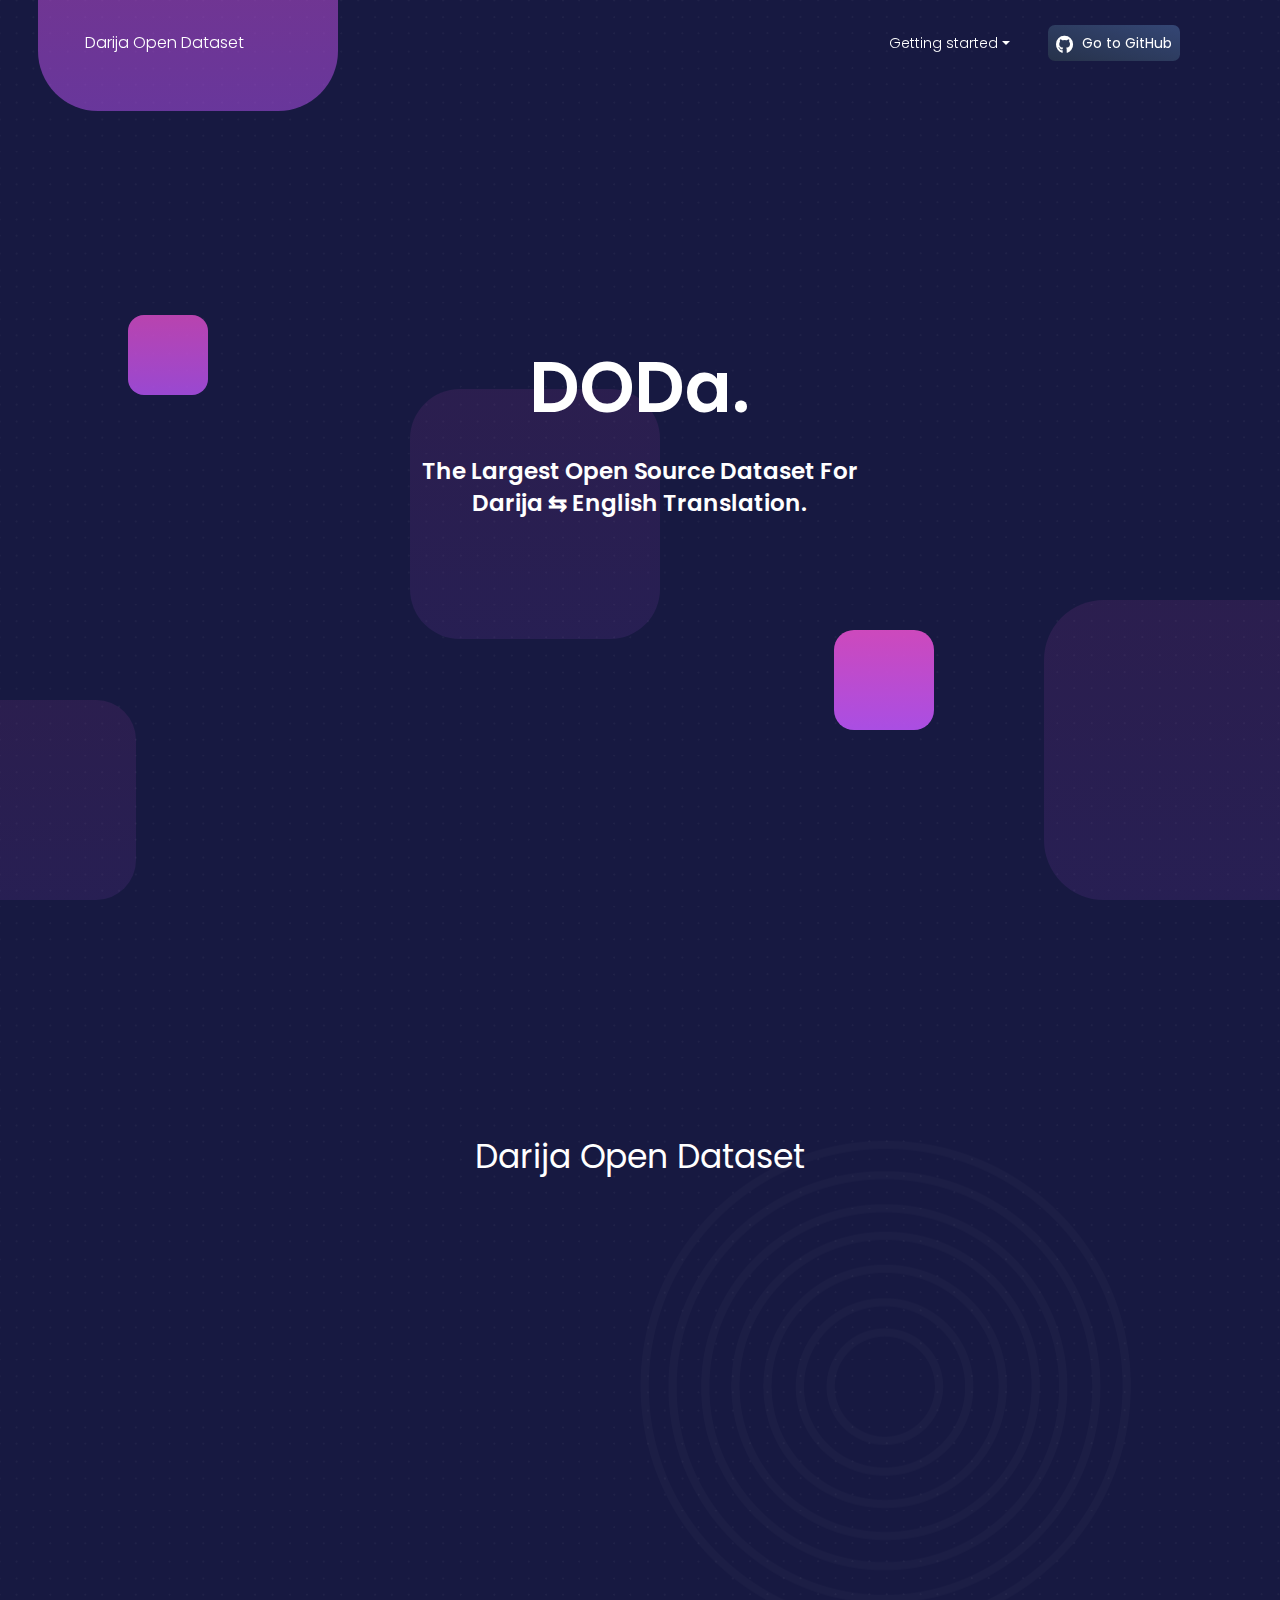
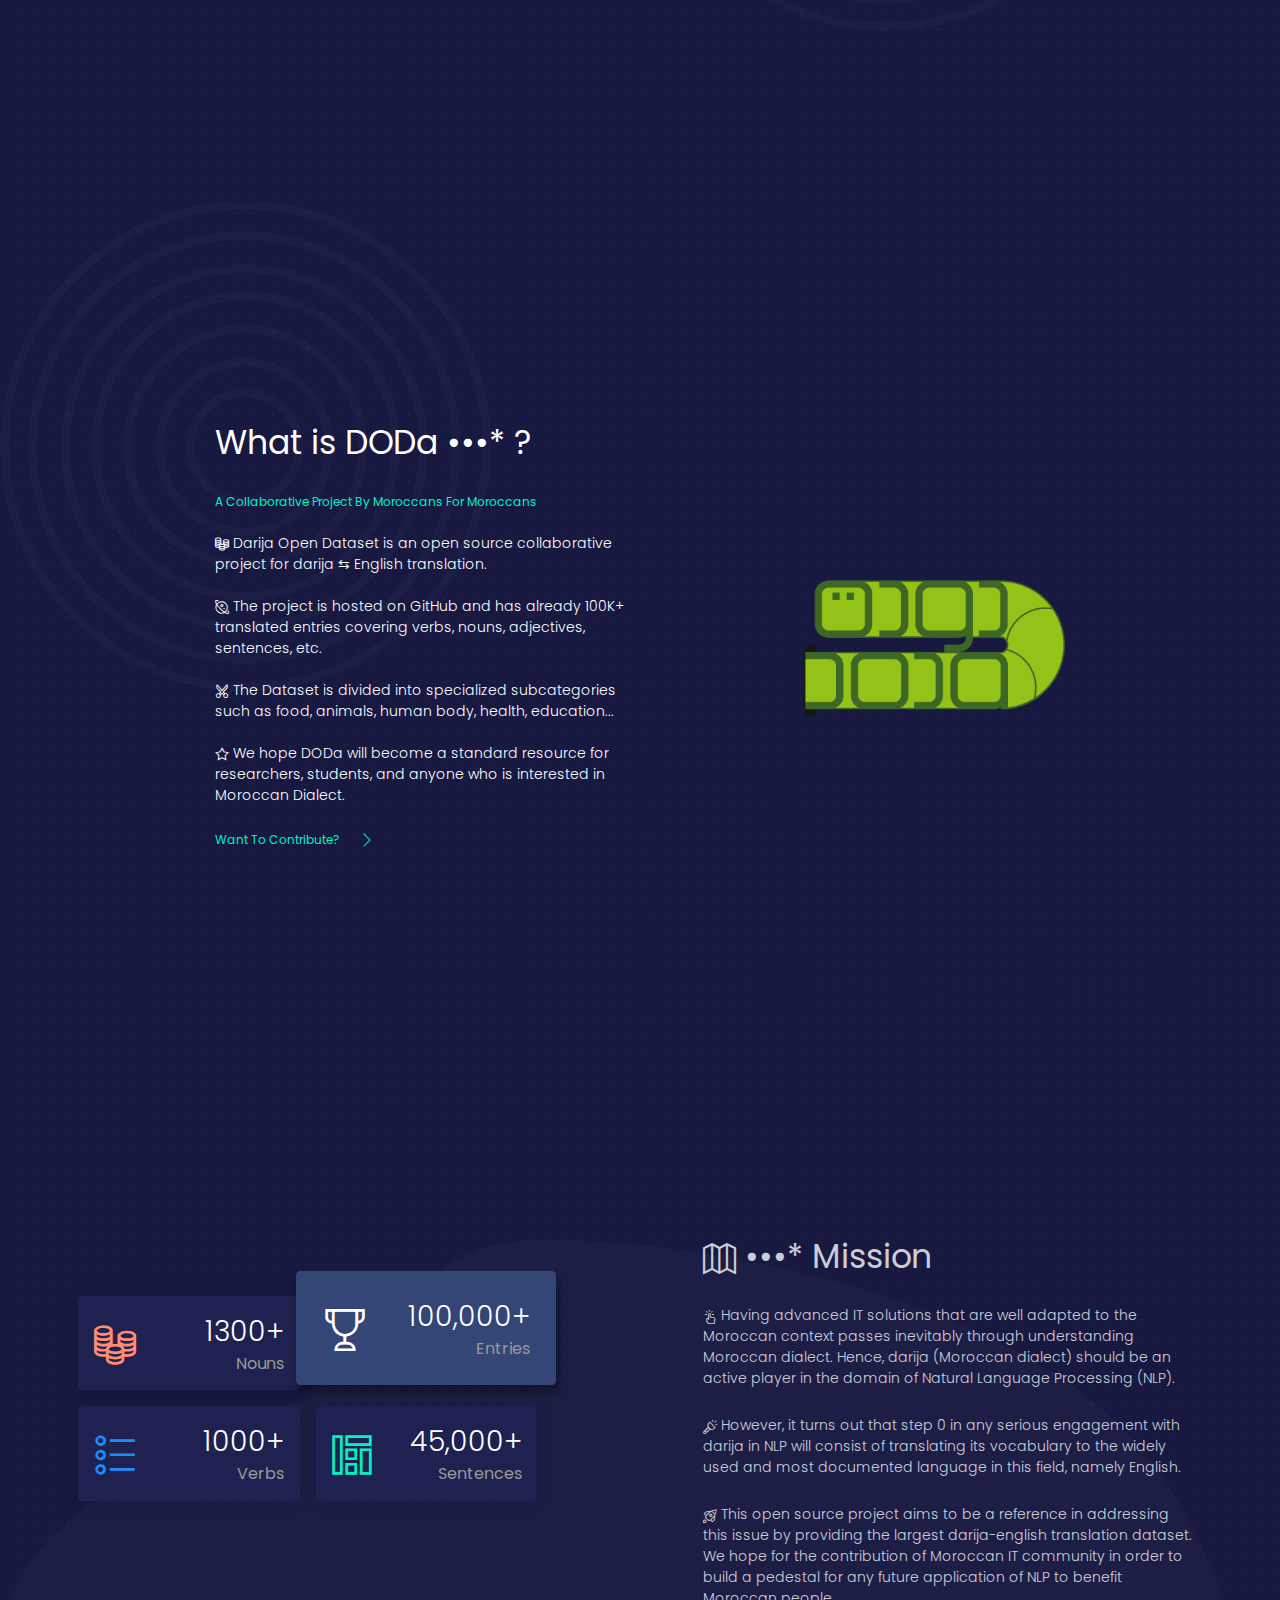
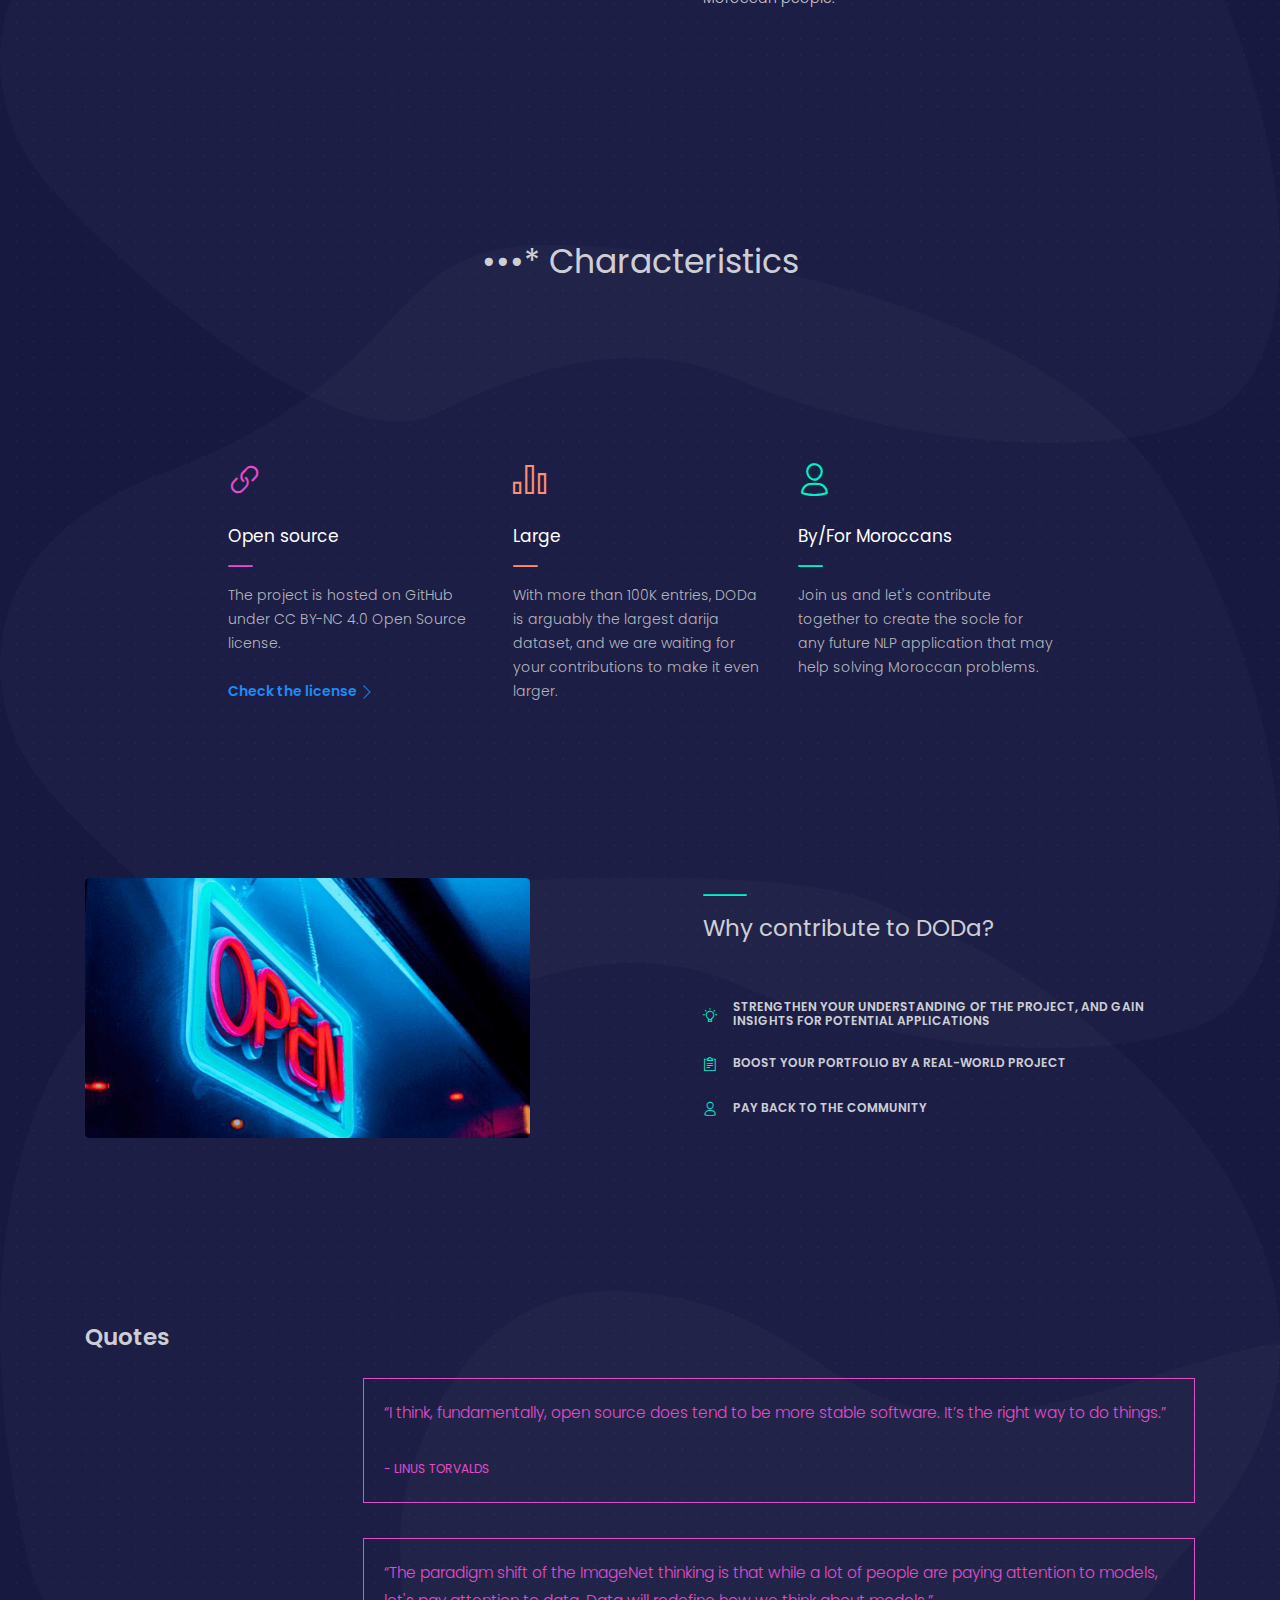
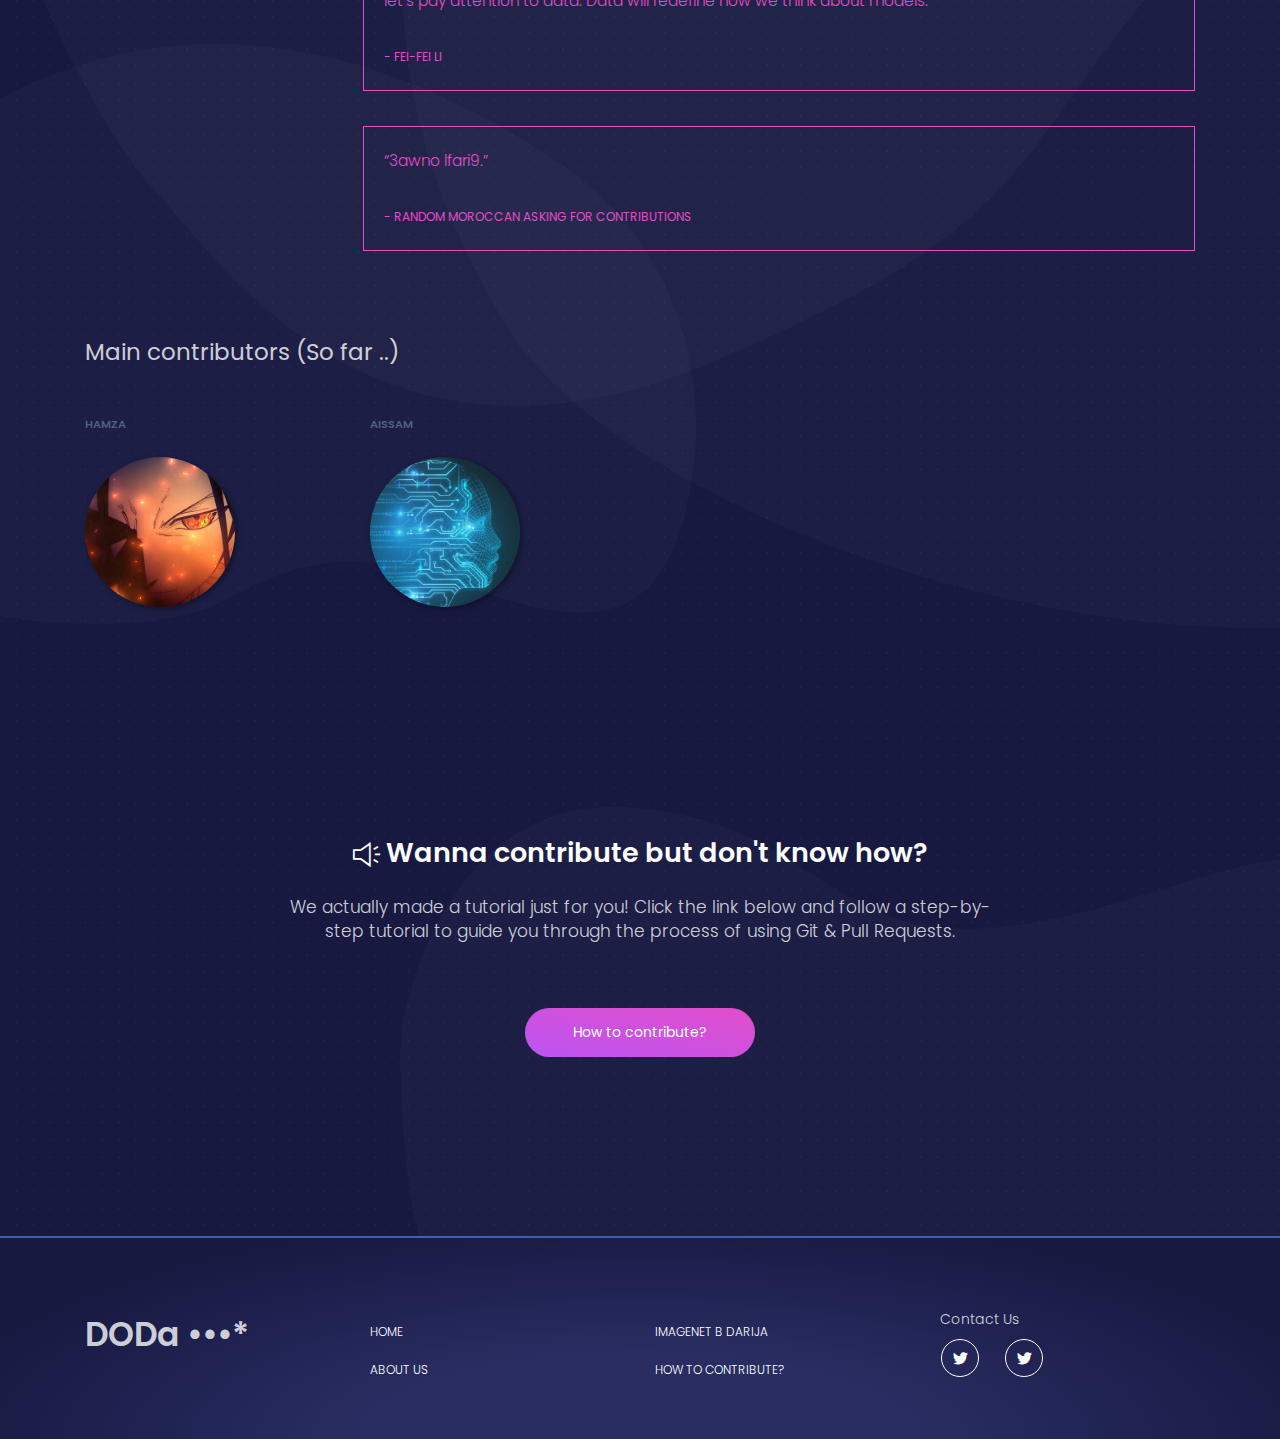
<file: index.html>
<!--
=========================================================
* BLK Design System- v1.0.0
=========================================================

* Product Page: https://www.creative-tim.com/product/blk-design-system
* Copyright 2019 Creative Tim (https://www.creative-tim.com)
* Licensed under MIT

* Coded by Creative Tim
* Template adapted to Darija Open Dataset by DODa team 2021

=========================================================

* The above copyright notice and this permission notice shall be included in all copies or substantial portions of the Software.
 -->

<!DOCTYPE html>
<html lang="en">

<head>
  <meta charset="utf-8" />
  <meta name="viewport" content="width=device-width, initial-scale=1, shrink-to-fit=no">
  <link rel="apple-touch-icon" sizes="76x76" href="./assets/img/apple-icon.png">
  <link rel="icon" type="image/png" href="./assets/img/favicon.png">
  <title>
    Darija Open Dataset
  </title>
  <!--     Fonts and icons     -->
  <link href="https://fonts.googleapis.com/css?family=Poppins:200,300,400,600,700,800" rel="stylesheet" />
  <link href="https://use.fontawesome.com/releases/v5.0.6/css/all.css" rel="stylesheet">
  <!-- Nucleo Icons -->
  <link href="./assets/css/nucleo-icons.css" rel="stylesheet" />
  <!-- CSS Files -->
  <link href="./assets/css/blk-design-system.css?v=1.0.0" rel="stylesheet" />
  <!-- CSS Just for demo purpose, don't include it in your project -->
  <link href="./assets/demo/demo.css" rel="stylesheet" />
</head>

<body class="index-page">
  <!-- Navbar -->
  <nav class="navbar navbar-expand-lg fixed-top navbar-transparent " color-on-scroll="100">
    <div class="container">
      <div class="navbar-translate">
        <a class="navbar-brand" href="#" rel="tooltip" title="Darija Open Dataset" data-placement="bottom">
          Darija Open Dataset
        </a>
        <button class="navbar-toggler navbar-toggler" type="button" data-toggle="collapse" data-target="#navigation" aria-controls="navigation-index" aria-expanded="false" aria-label="Toggle navigation">
          <span class="navbar-toggler-bar bar1"></span>
          <span class="navbar-toggler-bar bar2"></span>
          <span class="navbar-toggler-bar bar3"></span>
        </button>
      </div>
      <div class="collapse navbar-collapse justify-content-end" id="navigation">
        <ul class="navbar-nav">
          <li class="dropdown nav-item">
            <a href="#" class="dropdown-toggle nav-link" data-toggle="dropdown">
              <i class="fa fa-cogs d-lg-none d-xl-none"></i> Getting started
            </a>
            <div class="dropdown-menu dropdown-with-icons">
              <a href="./examples/tutorial.html" class="dropdown-item">
                <i class="tim-icons icon-paper"></i> How to contibute
              </a>
              <a href="./examples/imagenet.html" class="dropdown-item">
                <i class="tim-icons icon-image-02"></i>ImageNet b darija
              </a>
              <a href="https://arxiv.org/abs/2103.09687" class="dropdown-item">
                <i class="tim-icons icon-notes"></i>Paper on arXiv
              </a>
              <a href="./examples/contributors.html" class="dropdown-item">
                <i class="tim-icons icon-trophy"></i>List of contributors
              </a>
              <a href="./examples/profile-page.html" class="dropdown-item">
                <i class="tim-icons icon-single-02"></i>About Us
              </a>
            </div>
          </li>
          <li class="nav-item">
            <a class="nav-link btn btn-default d-none d-lg-block cy-btn-github" href="https://github.com/darija-open-dataset/dataset/" onclick="scrollToDownload()">
              <i class="fab fa-github"></i> Go to GitHub
            </a>
          </li>
        </ul>
      </div>
    </div>
  </nav>
  <!-- End Navbar -->
  <div class="wrapper">
    <div class="page-header header-filter">
      <div class="squares square1"></div>
      <div class="squares square3"></div>
      <div class="squares square4"></div>
      <div class="squares square5"></div>
      <div class="squares square6"></div>
      <div class="squares square7"></div>
      <div class="container">
        <div class="content-center brand">
          <h1 class="h1-seo">DODa.</h1>
          <h3>The largest open source dataset for <br>darija ⇆ English translation.
          </h3>
        </div>
      </div>
    </div>

    <div class="page-header">
      <div class="content-center">
        <img src="./assets/img/cercuri.png" class="shapes circle">
        <h1 class="text-white">Darija Open Dataset</h1>
        <iframe width="80%" height="350" src="https://www.youtube.com/embed/IZWuEy7yLB0" frameborder="0" allow="accelerometer; autoplay; clipboard-write; encrypted-media; gyroscope; picture-in-picture" allowfullscreen></iframe>
      </div>
    </div>

    <div class="page-header">
      <img src="./assets/img/cercuri.png" class="shapes circle">
      <div class="content-center">
        <div class="row row-grid justify-content-between align-items-center text-left">
          <div class="col-lg-6 col-md-6">
            <h1 class="text-white">What is DODa •••* ?</h1>
            <p class="category text-success d-inline">A collaborative project by Moroccans for Moroccans</p><br><br>
            <p class="text-white mb-3"><i class="tim-icons icon-coins"></i> Darija Open Dataset is an open source collaborative project for
                                       darija ⇆ English translation.<br><br>
                                       <i class="tim-icons icon-planet"></i> The project is hosted on GitHub and has already 100K+ translated entries covering
                                       verbs, nouns, adjectives, sentences, etc.<br><br>
                                       <i class="tim-icons icon-scissors"></i> The Dataset is divided into specialized subcategories such as food, animals,
                                       human body, health, education...<br><br>
                                       <i class="tim-icons icon-shape-star"></i> We hope DODa will become a standard resource for researchers, students, and
                                       anyone who is interested in Moroccan Dialect.<br>
                                       </p>
            <div class="btn-wrapper mb-3">
              <p class="category text-success d-inline">Want to contribute?</p>
              <a href="./examples/tutorial.html" class="btn btn-success btn-link btn-sm"><i class="tim-icons icon-minimal-right"></i></a>
            </div>
          </div>
          <div class="col-lg-4 col-md-5">
            <img src="./assets/img/doda_logo.png" alt="DODa logo" class="img-fluid">
          </div>
        </div>
      </div>
    </div>


    <section class="section section-lg">
      <section class="section">
        <img src="../assets/img/path4.png" class="path">
        <div class="container">
          <div class="row row-grid justify-content-between">
            <div class="col-md-5 mt-lg-5">
              <div class="row">
                <div class="col-lg-6 col-sm-12 px-2 py-2">
                  <div class="card card-stats ">
                    <div class="card-body">
                      <div class="row">
                        <div class="col-5 col-md-4">
                          <div class="icon-big text-center icon-warning">
                            <i class="tim-icons icon-coins text-warning"></i>
                          </div>
                        </div>
                        <div class="col-7 col-md-8">
                          <div class="numbers">
                            <p class="card-title">1300+
                              </p><p>
                                </p><p class="card-category">Nouns</p>
                          </div>
                        </div>
                      </div>
                    </div>
                  </div>
                </div>
                <div class="col-lg-6 col-sm-12 px-2 py-2">
                  <div class="card card-stats upper bg-default">
                    <div class="card-body">
                      <div class="row">
                        <div class="col-5 col-md-4">
                          <div class="icon-big text-center icon-warning">
                            <i class="tim-icons icon-trophy text-white"></i>
                          </div>
                        </div>
                        <div class="col-7 col-md-8">
                          <div class="numbers">
                            <p class="card-title">100,000+
                              </p><p>
                                </p><p class="card-category">Entries</p>
                          </div>
                        </div>
                      </div>
                    </div>
                  </div>
                </div>
              </div>
              <div class="row">
                <div class="col-lg-6 col-sm-12 px-2 py-2">
                  <div class="card card-stats ">
                    <div class="card-body">
                      <div class="row">
                        <div class="col-5 col-md-4">
                          <div class="icon-big text-center icon-warning">
                            <i class="tim-icons icon-bullet-list-67 text-info"></i>
                          </div>
                        </div>
                        <div class="col-7 col-md-8">
                          <div class="numbers">
                            <p class="card-title">1000+
                              </p><p>
                                </p><p class="card-category">Verbs</p>
                          </div>
                        </div>
                      </div>
                    </div>
                  </div>
                </div>
                <div class="col-lg-6 col-sm-12 px-2 py-2">
                  <div class="card card-stats ">
                    <div class="card-body">
                      <div class="row">
                        <div class="col-5 col-md-4">
                          <div class="icon-big text-center icon-warning">
                            <i class="tim-icons icon-components text-success"></i>
                          </div>
                        </div>
                        <div class="col-7 col-md-8">
                          <div class="numbers">
                            <p class="card-title">45,000+
                              </p><p>
                                </p><p class="card-category">Sentences</p>
                          </div>
                        </div>
                      </div>
                    </div>
                  </div>
                </div>
              </div>
            </div>
            <div class="col-md-6">
              <div class="pl-md-5">
                <h1><i class="tim-icons icon-map-big"></i> •••* Mission</h1>
                <p><i class="tim-icons icon-tap-02"></i> Having advanced IT solutions that are well adapted to the Moroccan context passes inevitably
                  through understanding Moroccan dialect. Hence, darija (Moroccan dialect) should be an active player in the domain of Natural Language
                  Processing (NLP). </p>
                <br>
                <p><i class="tim-icons icon-light-3"></i> However, it turns out that step 0 in any serious engagement with darija in NLP will consist
                  of translating its vocabulary to the widely used and most documented language in this field, namely English.</p>
                <br>
                <p><i class="tim-icons icon-spaceship"></i> This open source project aims to be a reference in addressing this issue by providing the
                  largest darija-english translation dataset. We hope for the contribution of Moroccan IT community in order to build a pedestal for
                  any future application of NLP to benefit Moroccan people.</p>
                <br>
              </div>
            </div>
          </div>
        </div>
      </section>
    </section>


    <section class="section section-lg">
      <img src="./assets/img/path4.png" class="path">
      <div class="container">
        <div class="row justify-content-center">
          <div class="col-lg-12">
            <h1 class="text-center">•••* Characteristics</h1>
            <div class="row row-grid justify-content-center">
              <div class="col-lg-3">
                <div class="info">
                  <div class="icon icon-primary">
                    <i class="tim-icons icon-link-72"></i>
                  </div>
                  <h4 class="info-title">Open source</h4>
                  <hr class="line-primary">
                  <p>The project is hosted on GitHub under CC BY-NC 4.0 Open Source license.
                    <br><br>
                    <a href="https://opensource.org/licenses/MIT" class="font-weight-bold text-info mt-5">Check the license <i class="tim-icons icon-minimal-right text-info"></i></a>
                  </p>
                </div>
              </div>
              <div class="col-lg-3">
                <div class="info">
                  <div class="icon icon-warning">
                    <i class="tim-icons icon-chart-bar-32"></i>
                  </div>
                  <h4 class="info-title">Large</h4>
                  <hr class="line-warning">
                  <p>With more than 100K entries, DODa is arguably the largest darija dataset, and we are waiting for your contributions to make it
                     even larger.</p>
                </div>
              </div>
              <div class="col-lg-3">
                <div class="info">
                  <div class="icon icon-success">
                    <i class="tim-icons icon-single-02"></i>
                  </div>
                  <h4 class="info-title">By/For Moroccans</h4>
                  <hr class="line-success">
                  <p>Join us and let's contribute together to create the socle for any future NLP application that may help solving Moroccan problems.</p>
                </div>
              </div>
            </div>
          </div>
        </div>
      </div>
    </section>


    <section class="section section-lg section-safe">
      <img src="./assets/img/path5.png" class="path">
      <div class="container">
        <div class="row row-grid justify-content-between">
          <div class="col-md-5">
            <img src="./assets/img/chester-wade.jpg" class="img-fluid floating">
          </div>
          <div class="col-md-6">
            <div class="px-md-5">
              <hr class="line-success">
              <h3>Why contribute to DODa?</h3>
              <ul class="list-unstyled mt-5">
                <li class="py-2">
                  <div class="d-flex align-items-center">
                    <div class="icon icon-success mb-2">
                      <i class="tim-icons icon-bulb-63"></i>
                    </div>
                    <div class="ml-3">
                      <h6>Strengthen your understanding of the project, and gain insights for potential applications</h6>
                    </div>
                  </div>
                </li>
                <li class="py-2">
                  <div class="d-flex align-items-center">
                    <div class="icon icon-success mb-2">
                      <i class="tim-icons icon-notes"></i>
                    </div>
                    <div class="ml-3">
                      <h6>Boost your portfolio by a real-world project</h6>
                    </div>
                  </div>
                </li>
                <li class="py-2">
                  <div class="d-flex align-items-center">
                    <div class="icon icon-success mb-2">
                      <i class="tim-icons icon-single-02"></i>
                    </div>
                    <div class="ml-3">
                      <h6>Pay back to the community</h6>
                    </div>
                  </div>
                </li>
              </ul>
            </div>
          </div>
        </div>
      </div>
    </section>

    <div class="main">
      <!-- Typography -->
      <div class="section section-typo">
        <img src="assets/img/path1.png" class="path">
        <img src="assets/img/path3.png" class="path path1">
        <div class="container">
          <h3 class="title">Quotes</h3>
          <div id="typography">
            <div class="row">
              <div class="col-md-12">
                <div class="typography-line">
                  <blockquote>
                    <p class="blockquote blockquote-primary">
                      “I think, fundamentally, open source does tend to be more stable software. It’s the right way to do things.”
                      <br>
                      <br>
                      <small>
                        - Linus Torvalds
                      </small>
                    </p>
                  </blockquote>
                </div>
                <div class="typography-line">
                  <blockquote>
                    <p class="blockquote blockquote-primary">
                      “The paradigm shift of the ImageNet thinking is that while a lot of people are paying attention to models, let's pay attention to data. Data will redefine how we think about models.”
                      <br>
                      <br>
                      <small>
                        - Fei-Fei Li
                      </small>
                    </p>
                  </blockquote>
                </div>
                <div class="typography-line">
                  <blockquote>
                    <p class="blockquote blockquote-primary">
                      “3awno lfari9.”
                      <br>
                      <br>
                      <small>
                        - Random Moroccan asking for contributions
                      </small>
                    </p>
                  </blockquote>
                </div>
              </div>
            </div>
          </div>
          <div class="space-50"></div>
          <div id="images">
            <h3 class="mb-5">Main contributors (So far ..)</h3>
            <div class="row">
              <div class="col-sm-3 col-6 mt-5 mt-sm-0">
                <small class="d-block text-uppercase font-weight-bold mb-4">Hamza</small>
                <img src="assets/img/hamza.jpg" alt="Raised circle image" class="img-fluid rounded-circle shadow-lg" style="width: 150px;">
              </div>
              <div class="col-sm-3 col-6 mt-5 mt-sm-0">
                <small class="d-block text-uppercase font-weight-bold mb-4">Aissam</small>
                <img src="assets/img/aissam.jpg" alt="Raised circle image" class="img-fluid rounded-circle shadow-lg" style="width: 150px;">
              </div>
            </div>
          </div>
        </div>
      </div>

      <div class="section section-download" id="#download-section" data-background-color="black">
        <img src="assets/img/path1.png" class="path">
        <div class="container">
          <div class="row justify-content-md-center">
            <div class="text-center col-md-12 col-lg-8">
              <h2 class="title"><i class="tim-icons icon-volume-98"></i> Wanna contribute but don't know how?</h2>
              <h4 class="description">We actually made a tutorial just for you! Click the link below and follow a step-by-step tutorial to guide
                                      you through the process of using Git & Pull Requests.
              </h4>
            </div>
            <div class="text-center col-md-12 col-lg-8">
              <a href="./examples/tutorial.html" class="btn btn-primary btn-round btn-lg" role="button">
                How to contribute?
              </a>
            </div>
          </div>
          <br>
          <br>
          <br>
          <br>
          <br>
        </div>
      </div>
    </div>


    <footer class="footer">
      <div class="container">
        <div class="row">
          <div class="col-md-3">
            <h1 class="title">DODa •••*</h1>
          </div>
          <div class="col-md-3">
            <ul class="nav">
              <li class="nav-item">
                <a href="./index.html" class="nav-link">
                  Home
                </a>
              </li>
              <li class="nav-item">
                <a href="./examples/profile-page.html" class="nav-link">
                  About Us
                </a>
              </li>
            </ul>
          </div>
          <div class="col-md-3">
            <ul class="nav">
              <li class="nav-item">
                <a href="./examples/imagenet.html" class="nav-link">
                  ImageNet b darija
                </a>
              </li>
              <li class="nav-item">
                <a href="./examples/tutorial.html" class="nav-link">
                  How to contribute?
                </a>
              </li>
            </ul>
          </div>
          <div class="col-md-3">
            <div class="btn-wrapper profile">
              <br><p>Contact Us</p>
              <a target="_blank" href="https://twitter.com/SamaaliEs" class="btn btn-icon btn-neutral btn-round btn-simple" data-toggle="tooltip" data-original-title="Hamza">
                <i class="fab fa-twitter"></i>
              </a>&nbsp;&nbsp;&nbsp;&nbsp;&nbsp;
              <a target="_blank" href="https://twitter.com/aissam_out" class="btn btn-icon btn-neutral  btn-round btn-simple" data-toggle="tooltip" data-original-title="Aissam">
                <i class="fab fa-twitter"></i>
              </a>
            </div>
          </div>
        </div>
      </div>
    </footer>
  </div>
  <!--   Core JS Files   -->
  <script src="./assets/js/core/jquery.min.js" type="text/javascript"></script>
  <script src="./assets/js/core/popper.min.js" type="text/javascript"></script>
  <script src="./assets/js/core/bootstrap.min.js" type="text/javascript"></script>
  <script src="./assets/js/plugins/perfect-scrollbar.jquery.min.js"></script>
  <!--  Plugin for Switches, full documentation here: http://www.jque.re/plugins/version3/bootstrap.switch/ -->
  <script src="./assets/js/plugins/bootstrap-switch.js"></script>
  <!--  Plugin for the Sliders, full documentation here: http://refreshless.com/nouislider/ -->
  <script src="./assets/js/plugins/nouislider.min.js" type="text/javascript"></script>
  <!-- Chart JS -->
  <script src="./assets/js/plugins/chartjs.min.js"></script>
  <!--  Plugin for the DatePicker, full documentation here: https://github.com/uxsolutions/bootstrap-datepicker -->
  <script src="./assets/js/plugins/moment.min.js"></script>
  <script src="./assets/js/plugins/bootstrap-datetimepicker.js" type="text/javascript"></script>
  <!-- Black Dashboard DEMO methods, don't include it in your project! -->
  <script src="./assets/demo/demo.js"></script>
  <!-- Control Center for Black UI Kit: parallax effects, scripts for the example pages etc -->
  <script src="./assets/js/blk-design-system.min.js?v=1.0.0" type="text/javascript"></script>
  <script>
    $(document).ready(function() {
      blackKit.initDatePicker();
      blackKit.initSliders();
    });

    function scrollToDownload() {

      if ($('.section-download').length != 0) {
        $("html, body").animate({
          scrollTop: $('.section-download').offset().top
        }, 1000);
      }
    }
  </script>
</body>

</html>
</file>
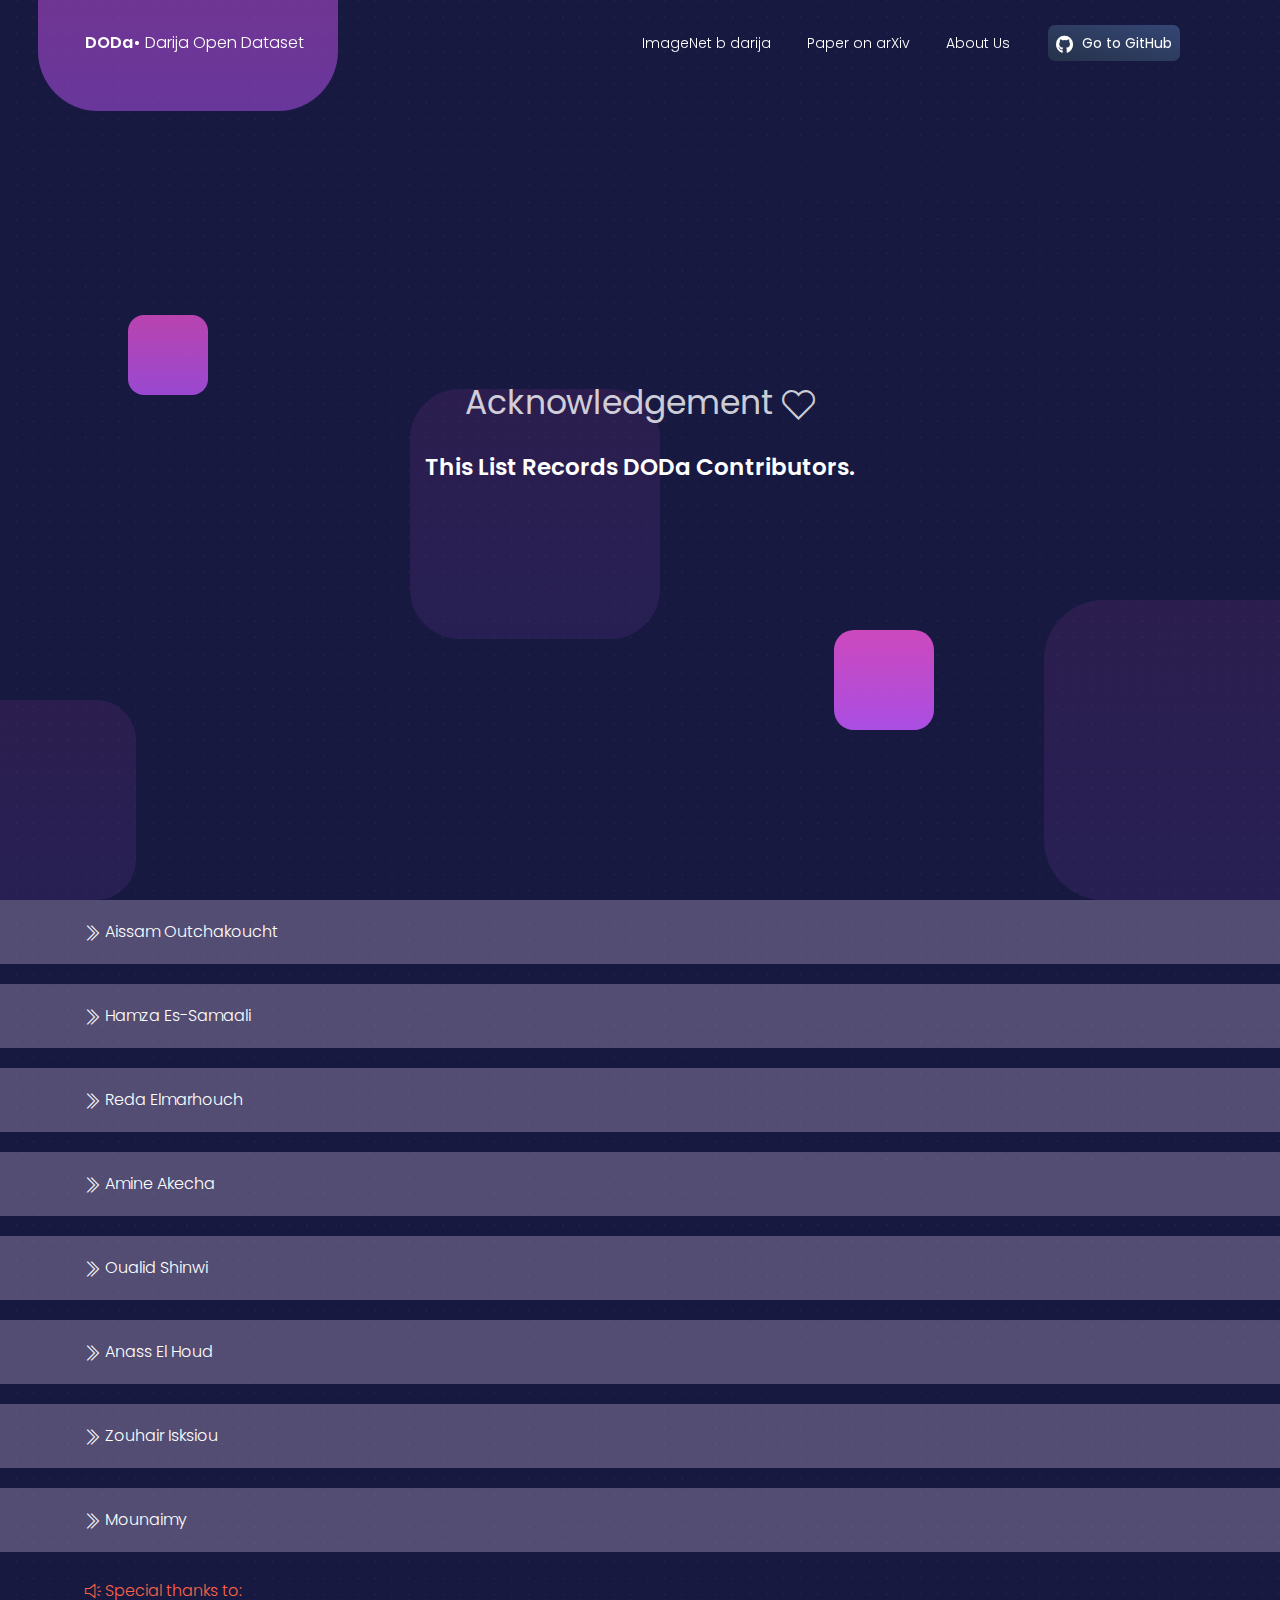
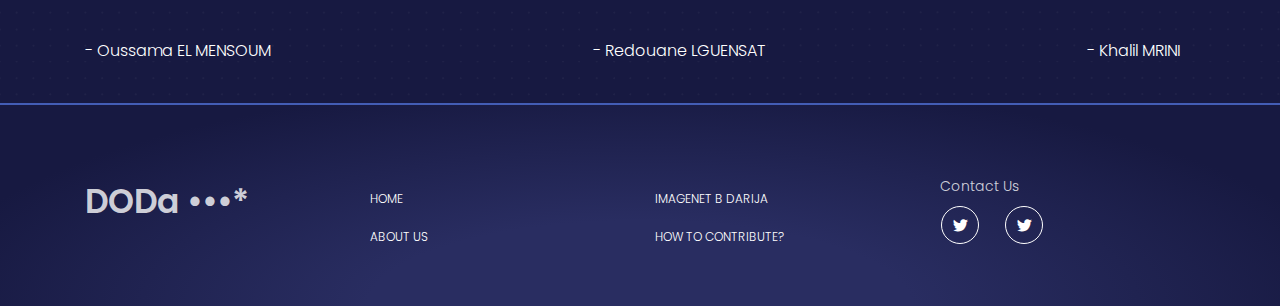
<file: examples/contributors.html>
<!--
=========================================================
* BLK Design System- v1.0.0
=========================================================

* Product Page: https://www.creative-tim.com/product/blk-design-system
* Copyright 2019 Creative Tim (https://www.creative-tim.com)
* Licensed under MIT

* Coded by Creative Tim
* Template adapted to Darija Open Dataset by DODa team 2021

=========================================================

* The above copyright notice and this permission notice shall be included in all copies or substantial portions of the Software.
 -->

<!DOCTYPE html>
<html lang="en">

<head>
  <meta charset="utf-8" />
  <meta name="viewport" content="width=device-width, initial-scale=1, shrink-to-fit=no">
  <link rel="apple-touch-icon" sizes="76x76" href="../assets/img/apple-icon.png">
  <link rel="icon" type="image/png" href="../assets/img/favicon.png">
  <title>
    Contribution
  </title>
  <!--     Fonts and icons     -->
  <link href="https://fonts.googleapis.com/css?family=Poppins:200,300,400,600,700,800" rel="stylesheet" />
  <link href="https://use.fontawesome.com/releases/v5.0.6/css/all.css" rel="stylesheet">
  <!-- Nucleo Icons -->
  <link href="../assets/css/nucleo-icons.css" rel="stylesheet" />
  <!-- CSS Files -->
  <link href="../assets/css/blk-design-system.css?v=1.0.0" rel="stylesheet" />
  <!-- CSS Just for demo purpose, don't include it in your project -->
  <link href="../assets/demo/demo.css" rel="stylesheet" />
</head>

<body class="index-page">
  <!-- Navbar -->
  <nav class="navbar navbar-expand-lg fixed-top navbar-transparent " color-on-scroll="100">
    <div class="container">
      <div class="navbar-translate">
        <a class="navbar-brand" href="../index.html" rel="tooltip" title="Darija Open Dataset" data-placement="bottom">
          <span>DODa•</span> Darija Open Dataset
        </a>
        <button class="navbar-toggler navbar-toggler" type="button" data-toggle="collapse" data-target="#navigation" aria-controls="navigation-index" aria-expanded="false" aria-label="Toggle navigation">
          <span class="navbar-toggler-bar bar1"></span>
          <span class="navbar-toggler-bar bar2"></span>
          <span class="navbar-toggler-bar bar3"></span>
        </button>
      </div>
      <div class="collapse navbar-collapse justify-content-end" id="navigation">
        <ul class="navbar-nav">
          <li class="nav-item">
            <a class="nav-link" href="./imagenet.html">ImageNet b darija</a>
          </li>
          <li class="nav-item">
            <a class="nav-link" href="https://arxiv.org/abs/2103.09687">Paper on arXiv</a>
          </li>
          <li class="nav-item">
            <a class="nav-link" href="./profile-page.html">About Us</a>
          </li>
          <li class="nav-item">
            <a class="nav-link btn btn-default d-none d-lg-block" href="https://github.com/darija-open-dataset/dataset/" onclick="scrollToDownload()">
              <i class="fab fa-github"></i> Go to GitHub
            </a>
          </li>
        </ul>
      </div>
    </div>
  </nav>
  <!-- End Navbar -->
  <div class="wrapper">
    <div class="page-header header-filter">
      <div class="squares square1"></div>
      <div class="squares square3"></div>
      <div class="squares square4"></div>
      <div class="squares square5"></div>
      <div class="squares square6"></div>
      <div class="squares square7"></div>
      <div class="container">
        <div class="content-center brand">
          <h1>Acknowledgement  <i class="tim-icons icon-heart-2"></i></h1>
          <h3>This list records DODa contributors.
          </h3>
        </div>
      </div>
    </div>


    <div id="navbar">
      <div class="navigation-example">
        <!-- Navbar 1 -->
        <nav class="navbar navbar-expand-lg bg-success">
          <div class="container">
            <div class="navbar-translate">
              <a class="navbar-brand" href="https://github.com/aissam-out"> <i class="tim-icons icon-double-right"></i> Aissam Outchakoucht</a>
            </div>
          </div>
        </nav>
        <!-- End Navbar 1 -->
        <!-- Navbar 2 -->
        <nav class="navbar navbar-expand-lg bg-success">
          <div class="container">
            <div class="navbar-translate">
              <a class="navbar-brand" href="https://github.com/HaoES"> <i class="tim-icons icon-double-right"></i> Hamza Es-Samaali</a>
            </div>
          </div>
        </nav>
        <!-- End Navbar 2 -->
        <!-- Navbar 3 -->
        <nav class="navbar navbar-expand-lg bg-success">
          <div class="container">
            <div class="navbar-translate">
              <a class="navbar-brand" href="https://github.com/RedaElmar"> <i class="tim-icons icon-double-right"></i> Reda Elmarhouch</a>
            </div>
          </div>
        </nav>
        <!-- End Navbar 3 -->
        <!-- Navbar 4 -->
        <nav class="navbar navbar-expand-lg bg-success">
          <div class="container">
            <div class="navbar-translate">
              <a class="navbar-brand" href="https://github.com/akecha"> <i class="tim-icons icon-double-right"></i> Amine Akecha</a>
            </div>
          </div>
        </nav>
        <!-- End Navbar 4 -->
        <!-- Navbar 5 -->
        <nav class="navbar navbar-expand-lg bg-success">
          <div class="container">
            <div class="navbar-translate">
              <a class="navbar-brand" href="https://github.com/Shinwi"> <i class="tim-icons icon-double-right"></i> Oualid Shinwi</a>
            </div>
          </div>
        </nav>
        <!-- End Navbar 5 -->
        <!-- Navbar 6 -->
        <nav class="navbar navbar-expand-lg bg-success">
          <div class="container">
            <div class="navbar-translate">
              <a class="navbar-brand" href="https://github.com/anasselhoud"> <i class="tim-icons icon-double-right"></i> Anass El Houd</a>
            </div>
          </div>
        </nav>
        <!-- End Navbar 6 -->
        <!-- Navbar 7 -->
        <nav class="navbar navbar-expand-lg bg-success">
          <div class="container">
            <div class="navbar-translate">
              <a class="navbar-brand" href="https://github.com/zouhair-isk"> <i class="tim-icons icon-double-right"></i> Zouhair isksiou</a>
            </div>
          </div>
        </nav>
        <!-- End Navbar 7 -->
        <!-- Navbar 8 -->
        <nav class="navbar navbar-expand-lg bg-success">
          <div class="container">
            <div class="navbar-translate">
              <a class="navbar-brand" href="https://github.com/moun3imy"> <i class="tim-icons icon-double-right"></i> Mounaimy</a>
            </div>
          </div>
        </nav>
        <!-- End Navbar 8 -->

        <!-- Navbar transparent -->
        <div class="container">
            <a class="navbar-brand"  style="color:Tomato;"> <i class="tim-icons icon-volume-98"></i> Special thanks to:</a>
        </div>
        <!-- End Navbar transparent -->
        <!-- Navbar thanks -->
        <nav class="navbar navbar-expand-lg navbar-transparent">
          <div class="container">
            <div class="navbar-translate">
              <a class="navbar-brand" href="https://www.linkedin.com/in/elmensoum/"> - Oussama EL MENSOUM</a>
            </div>
            <div class="navbar-translate">
              <a class="navbar-brand" href="https://redouanelg.github.io/"> - Redouane LGUENSAT</a>
            </div>
            <div class="navbar-translate">
              <a class="navbar-brand" href="https://khalilmrini.github.io/"> - Khalil MRINI</a>
            </div>
          </div>
        </nav>
        <!-- End Navbar thanks -->

      </div>
    </div>

    <footer class="footer">
      <div class="container">
        <div class="row">
          <div class="col-md-3">
            <h1 class="title">DODa •••*</h1>
          </div>
          <div class="col-md-3">
            <ul class="nav">
              <li class="nav-item">
                <a href="../index.html" class="nav-link">
                  Home
                </a>
              </li>
              <li class="nav-item">
                <a href="./profile-page.html" class="nav-link">
                  About Us
                </a>
              </li>
            </ul>
          </div>
          <div class="col-md-3">
            <ul class="nav">
              <li class="nav-item">
                <a href="./imagenet.html" class="nav-link">
                  ImageNet b darija
                </a>
              </li>
              <li class="nav-item">
                <a href="./tutorial.html" class="nav-link">
                  How to contribute?
                </a>
              </li>
            </ul>
          </div>
          <div class="col-md-3">
            <div class="btn-wrapper profile">
              <br><p>Contact Us</p>
              <a target="_blank" href="https://twitter.com/SamaaliEs" class="btn btn-icon btn-neutral btn-round btn-simple" data-toggle="tooltip" data-original-title="Hamza">
                <i class="fab fa-twitter"></i>
              </a>&nbsp;&nbsp;&nbsp;&nbsp;&nbsp;
              <a target="_blank" href="https://twitter.com/aissam_out" class="btn btn-icon btn-neutral  btn-round btn-simple" data-toggle="tooltip" data-original-title="Aissam">
                <i class="fab fa-twitter"></i>
              </a>
            </div>
          </div>
        </div>
      </div>
    </footer>
  </div>
  <!--   Core JS Files   -->
  <script src="../assets/js/core/jquery.min.js" type="text/javascript"></script>
  <script src="../assets/js/core/popper.min.js" type="text/javascript"></script>
  <script src="../assets/js/core/bootstrap.min.js" type="text/javascript"></script>
  <script src="../assets/js/plugins/perfect-scrollbar.jquery.min.js"></script>
  <!--  Plugin for Switches, full documentation here: http://www.jque.re/plugins/version3/bootstrap.switch/ -->
  <script src="../assets/js/plugins/bootstrap-switch.js"></script>
  <!--  Plugin for the Sliders, full documentation here: http://refreshless.com/nouislider/ -->
  <script src="../assets/js/plugins/nouislider.min.js" type="text/javascript"></script>
  <!-- Chart JS -->
  <script src="../assets/js/plugins/chartjs.min.js"></script>
  <!--  Plugin for the DatePicker, full documentation here: https://github.com/uxsolutions/bootstrap-datepicker -->
  <script src="../assets/js/plugins/moment.min.js"></script>
  <script src="../assets/js/plugins/bootstrap-datetimepicker.js" type="text/javascript"></script>
  <!-- Black Dashboard DEMO methods, don't include it in your project! -->
  <script src="../assets/demo/demo.js"></script>
  <!-- Control Center for Black UI Kit: parallax effects, scripts for the example pages etc -->
  <script src="../assets/js/blk-design-system.min.js?v=1.0.0" type="text/javascript"></script>
  <script>
    $(document).ready(function() {
      blackKit.initDatePicker();
      blackKit.initSliders();
    });

    function scrollToDownload() {

      if ($('.section-download').length != 0) {
        $("html, body").animate({
          scrollTop: $('.section-download').offset().top
        }, 1000);
      }
    }
  </script>
</body>

</html>
</file>
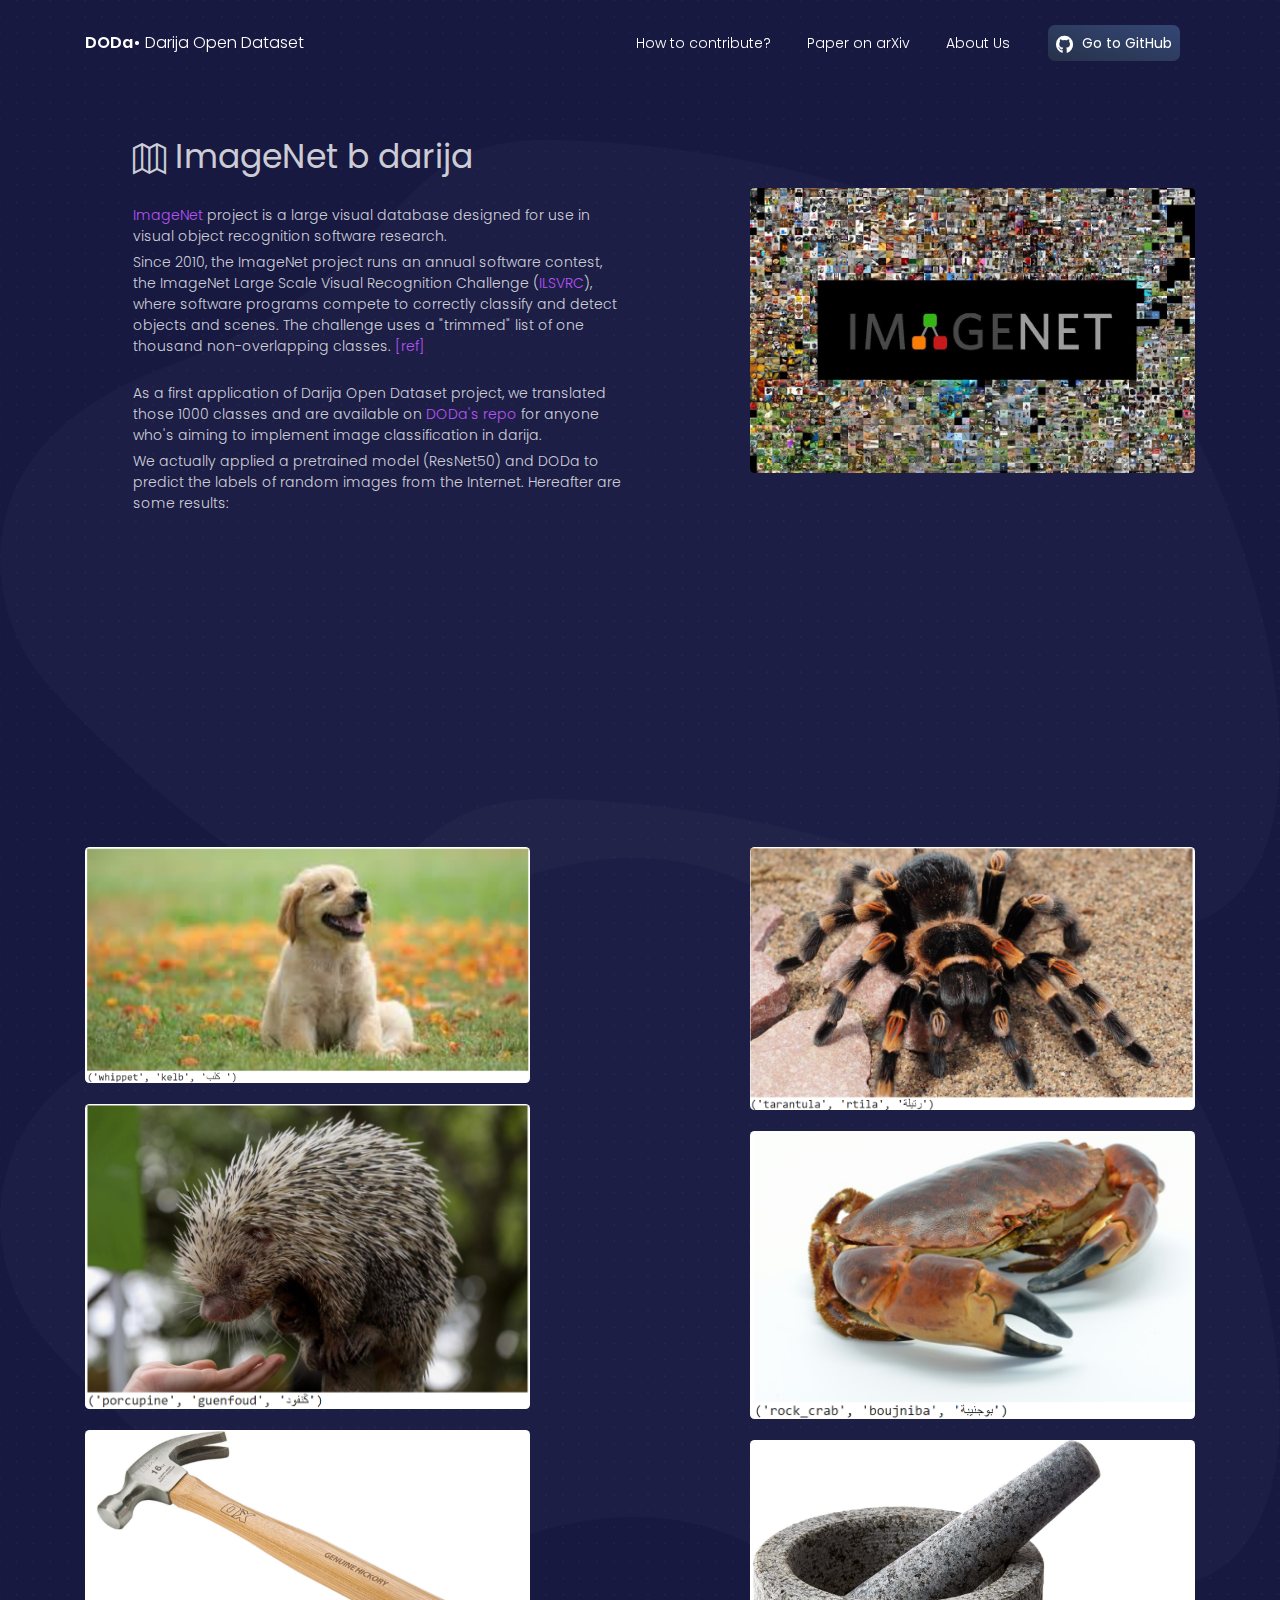
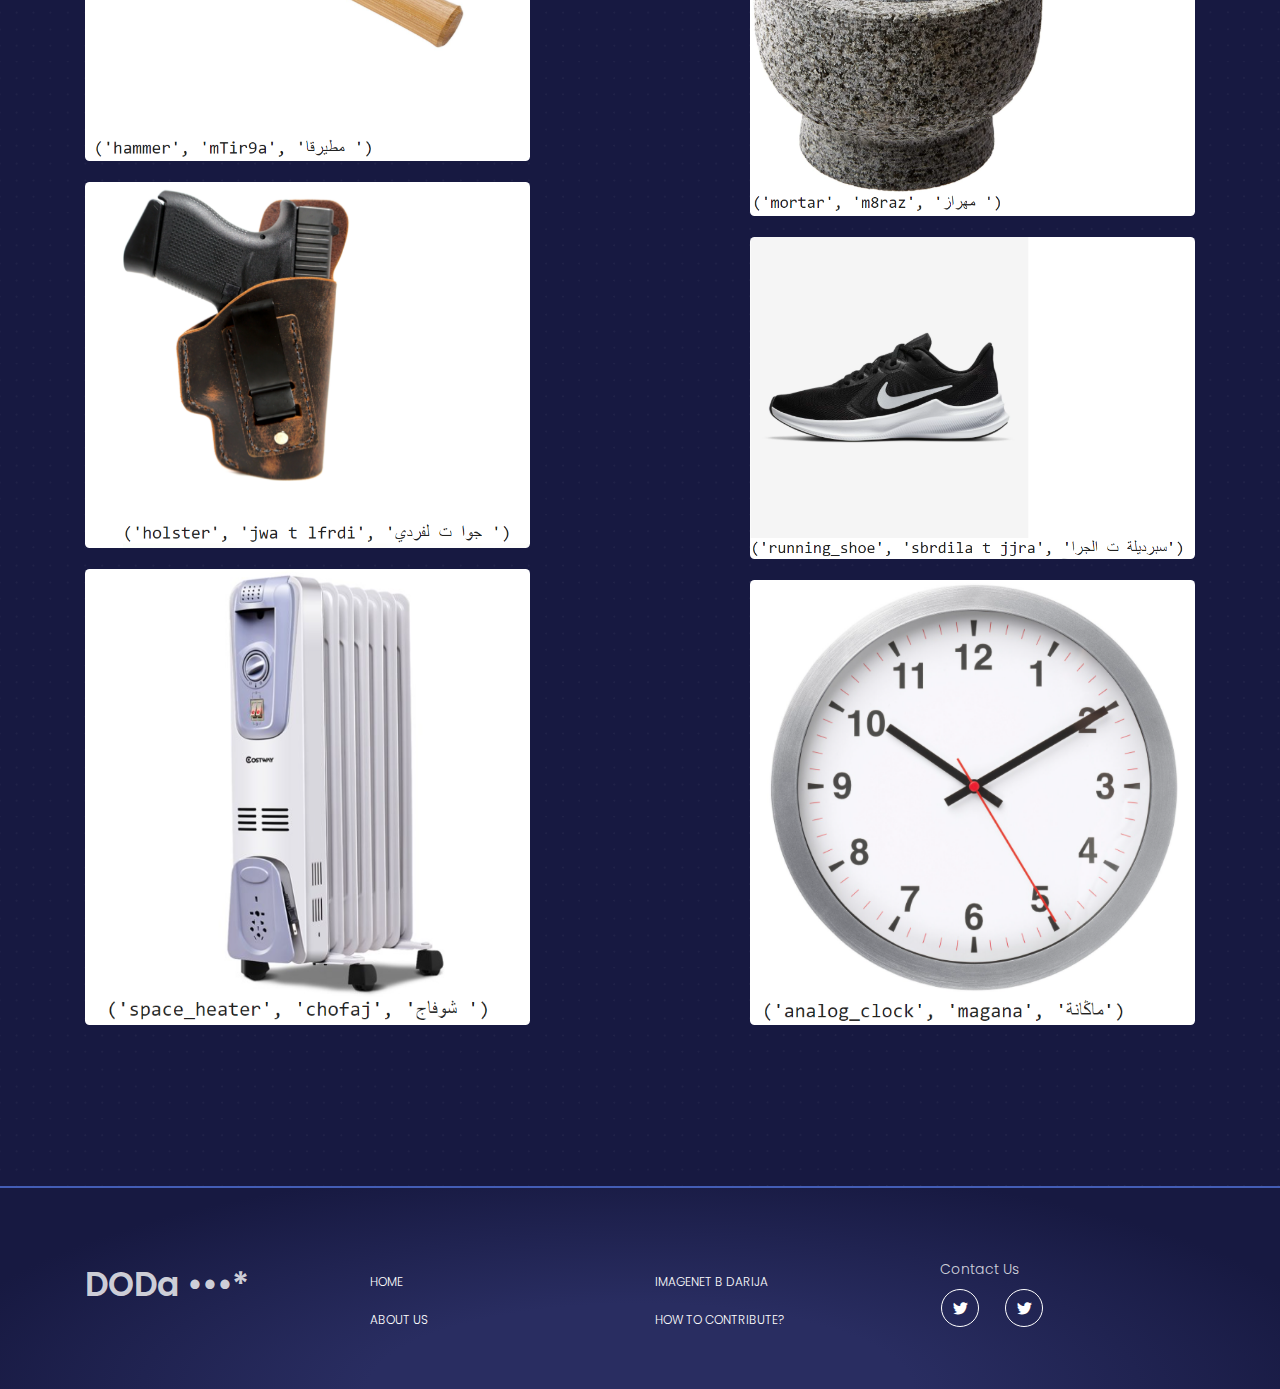
<file: examples/imagenet.html>
<!--
=========================================================
* BLK Design System- v1.0.0
=========================================================

* Product Page: https://www.creative-tim.com/product/blk-design-system
* Copyright 2019 Creative Tim (https://www.creative-tim.com)
* Licensed under MIT

* Coded by Creative Tim
* Template adapted to Darija Open Dataset by DODa team 2021

=========================================================

* The above copyright notice and this permission notice shall be included in all copies or substantial portions of the Software.
 -->
<!DOCTYPE html>
<html lang="en">

<head>
  <meta charset="utf-8" />
  <meta name="viewport" content="width=device-width, initial-scale=1, shrink-to-fit=no">
  <link rel="apple-touch-icon" sizes="76x76" href="../assets/img/apple-icon.png">
  <link rel="icon" type="image/png" href="../assets/img/favicon.png">
  <title>
    DODa• ImageNet
  </title>
  <!--     Fonts and icons     -->
  <link href="https://fonts.googleapis.com/css?family=Poppins:200,300,400,600,700,800" rel="stylesheet" />
  <link href="https://use.fontawesome.com/releases/v5.0.6/css/all.css" rel="stylesheet">
  <!-- Nucleo Icons -->
  <link href="../assets/css/nucleo-icons.css" rel="stylesheet" />
  <!-- CSS Files -->
  <link href="../assets/css/blk-design-system.css?v=1.0.0" rel="stylesheet" />
  <!-- CSS Just for demo purpose, don't include it in your project -->
  <link href="../assets/demo/demo.css" rel="stylesheet" />
</head>

<body class="index-page">
  <!-- Navbar -->
  <nav class="navbar navbar-expand-lg fixed-top navbar-transparent " color-on-scroll="100">
    <div class="container">
      <div class="navbar-translate">
        <a class="navbar-brand" href="../index.html" rel="tooltip" title="Darija Open Dataset" data-placement="bottom">
          <span>DODa•</span> Darija Open Dataset
        </a>
        <button class="navbar-toggler navbar-toggler" type="button" data-toggle="collapse" data-target="#navigation" aria-controls="navigation-index" aria-expanded="false" aria-label="Toggle navigation">
          <span class="navbar-toggler-bar bar1"></span>
          <span class="navbar-toggler-bar bar2"></span>
          <span class="navbar-toggler-bar bar3"></span>
        </button>
      </div>
      <div class="collapse navbar-collapse justify-content-end" id="navigation">
        <ul class="navbar-nav">
          <li class="nav-item">
            <a class="nav-link" href="./tutorial.html">How to contribute?</a>
          </li>
          <li class="nav-item">
            <a class="nav-link" href="https://arxiv.org/abs/2103.09687">Paper on arXiv</a>
          </li>
          <li class="nav-item">
            <a class="nav-link" href="./profile-page.html">About Us</a>
          </li>
          <li class="nav-item">
            <a class="nav-link btn btn-default d-none d-lg-block" href="https://github.com/darija-open-dataset/dataset/" onclick="scrollToDownload()">
              <i class="fab fa-github"></i> Go to GitHub
            </a>
          </li>
        </ul>
      </div>
    </div>
  </nav>




    <section class="section section-lg">
      <section class="section">
        <img src="../assets/img/path4.png" class="path">
        <div class="container">
          <div class="row row-grid justify-content-between">
            <div class="col-md-6">
              <div class="pl-md-5">
                <h1><i class="tim-icons icon-map-big"></i> ImageNet b darija</h1>
                <p>
                  <a href="http://www.image-net.org/">ImageNet</a> project is a large visual database designed for use in visual object recognition
                  software research.
                </p>
                <p>
                  Since 2010, the ImageNet project runs an annual software contest, the ImageNet Large Scale Visual Recognition Challenge
                  (<a href="http://www.image-net.org/challenges/LSVRC/">ILSVRC</a>), where software programs compete to correctly classify and detect
                  objects and scenes. The challenge uses a "trimmed" list of one thousand non-overlapping classes.
                  <a href="https://en.wikipedia.org/wiki/ImageNet">[ref]</a>
                </p>
                <br>
                <p>
                  As a first application of Darija Open Dataset project, we translated those 1000 classes and are available on
                  <a href="https://github.com/darija-open-dataset/dataset/blob/main/imagenet_b_darija.csv">DODa's repo</a> for anyone who's
                  aiming to implement image classification in darija.
                </p>
                <p>
                  We actually applied a pretrained model (ResNet50) and DODa to predict the labels of random images from the Internet.
                  Hereafter are some results:
                </p>
              </div>
            </div>
            <div class="col-md-5 mt-lg-5">
              <img src="../assets/img/imagenet.jpeg" class="img-fluid"><br><br>
            </div>
          </div>
        </div>
      </section>
    </section>


    <section class="section section-lg">
      <section class="section">
        <img src="../assets/img/path4.png" class="path">
        <div class="container">
          <div class="row row-grid justify-content-between">
            <div class="col-md-5 mt-lg-5">
              <img src="../assets/img/inet_1.PNG" class="img-fluid"><br><br>
              <img src="../assets/img/inet_3.PNG" class="img-fluid"><br><br>
              <img src="../assets/img/inet_4.PNG" class="img-fluid"><br><br>
              <img src="../assets/img/inet_7.PNG" class="img-fluid"><br><br>
              <img src="../assets/img/inet_5.PNG" class="img-fluid"><br><br>
            </div>
            <div class="col-md-5 mt-lg-5">
              <img src="../assets/img/inet_2.PNG" class="img-fluid"><br><br>
              <img src="../assets/img/inet_8.PNG" class="img-fluid"><br><br>
              <img src="../assets/img/inet_10.PNG" class="img-fluid"><br><br>
              <img src="../assets/img/inet_9.PNG" class="img-fluid"><br><br>
              <img src="../assets/img/inet_6.PNG" class="img-fluid"><br><br>
            </div>
          </div>
        </div>
      </section>
    </section>


    <footer class="footer">
      <div class="container">
        <div class="row">
          <div class="col-md-3">
            <h1 class="title">DODa •••*</h1>
          </div>
          <div class="col-md-3">
            <ul class="nav">
              <li class="nav-item">
                <a href="../index.html" class="nav-link">
                  Home
                </a>
              </li>
              <li class="nav-item">
                <a href="./profile-page.html" class="nav-link">
                  About Us
                </a>
              </li>
            </ul>
          </div>
          <div class="col-md-3">
            <ul class="nav">
              <li class="nav-item">
                <a href="./imagenet.html" class="nav-link">
                  ImageNet b darija
                </a>
              </li>
              <li class="nav-item">
                <a href="./tutorial.html" class="nav-link">
                  How to contribute?
                </a>
              </li>
            </ul>
          </div>
          <div class="col-md-3">
            <div class="btn-wrapper profile">
              <br><p>Contact Us</p>
              <a target="_blank" href="https://twitter.com/SamaaliEs" class="btn btn-icon btn-neutral btn-round btn-simple" data-toggle="tooltip" data-original-title="Hamza">
                <i class="fab fa-twitter"></i>
              </a>&nbsp;&nbsp;&nbsp;&nbsp;&nbsp;
              <a target="_blank" href="https://twitter.com/aissam_out" class="btn btn-icon btn-neutral  btn-round btn-simple" data-toggle="tooltip" data-original-title="Aissam">
                <i class="fab fa-twitter"></i>
              </a>
            </div>
          </div>
        </div>
      </div>
    </footer>
  </div>
  <!--   Core JS Files   -->
  <script src="../assets/js/core/jquery.min.js" type="text/javascript"></script>
  <script src="../assets/js/core/popper.min.js" type="text/javascript"></script>
  <script src="../assets/js/core/bootstrap.min.js" type="text/javascript"></script>
  <script src="../assets/js/plugins/perfect-scrollbar.jquery.min.js"></script>
  <!--  Plugin for Switches, full documentation here: http://www.jque.re/plugins/version3/bootstrap.switch/ -->
  <script src="../assets/js/plugins/bootstrap-switch.js"></script>
  <!--  Plugin for the Sliders, full documentation here: http://refreshless.com/nouislider/ -->
  <script src="../assets/js/plugins/nouislider.min.js" type="text/javascript"></script>
  <!-- Chart JS -->
  <script src="../assets/js/plugins/chartjs.min.js"></script>
  <!--  Plugin for the DatePicker, full documentation here: https://github.com/uxsolutions/bootstrap-datepicker -->
  <script src="../assets/js/plugins/moment.min.js"></script>
  <script src="../assets/js/plugins/bootstrap-datetimepicker.js" type="text/javascript"></script>
  <!-- Black Dashboard DEMO methods, don't include it in your project! -->
  <script src="../assets/demo/demo.js"></script>
  <!-- Control Center for Black UI Kit: parallax effects, scripts for the example pages etc -->
  <script src="../assets/js/blk-design-system.min.js?v=1.0.0" type="text/javascript"></script>
  <script>
    $(document).ready(function() {
      // Javascript method's body can be found in assets/assets-for-demo/js/demo.js
      demo.initLandingPageChart();
    });
  </script>
</body>

</html>
</file>
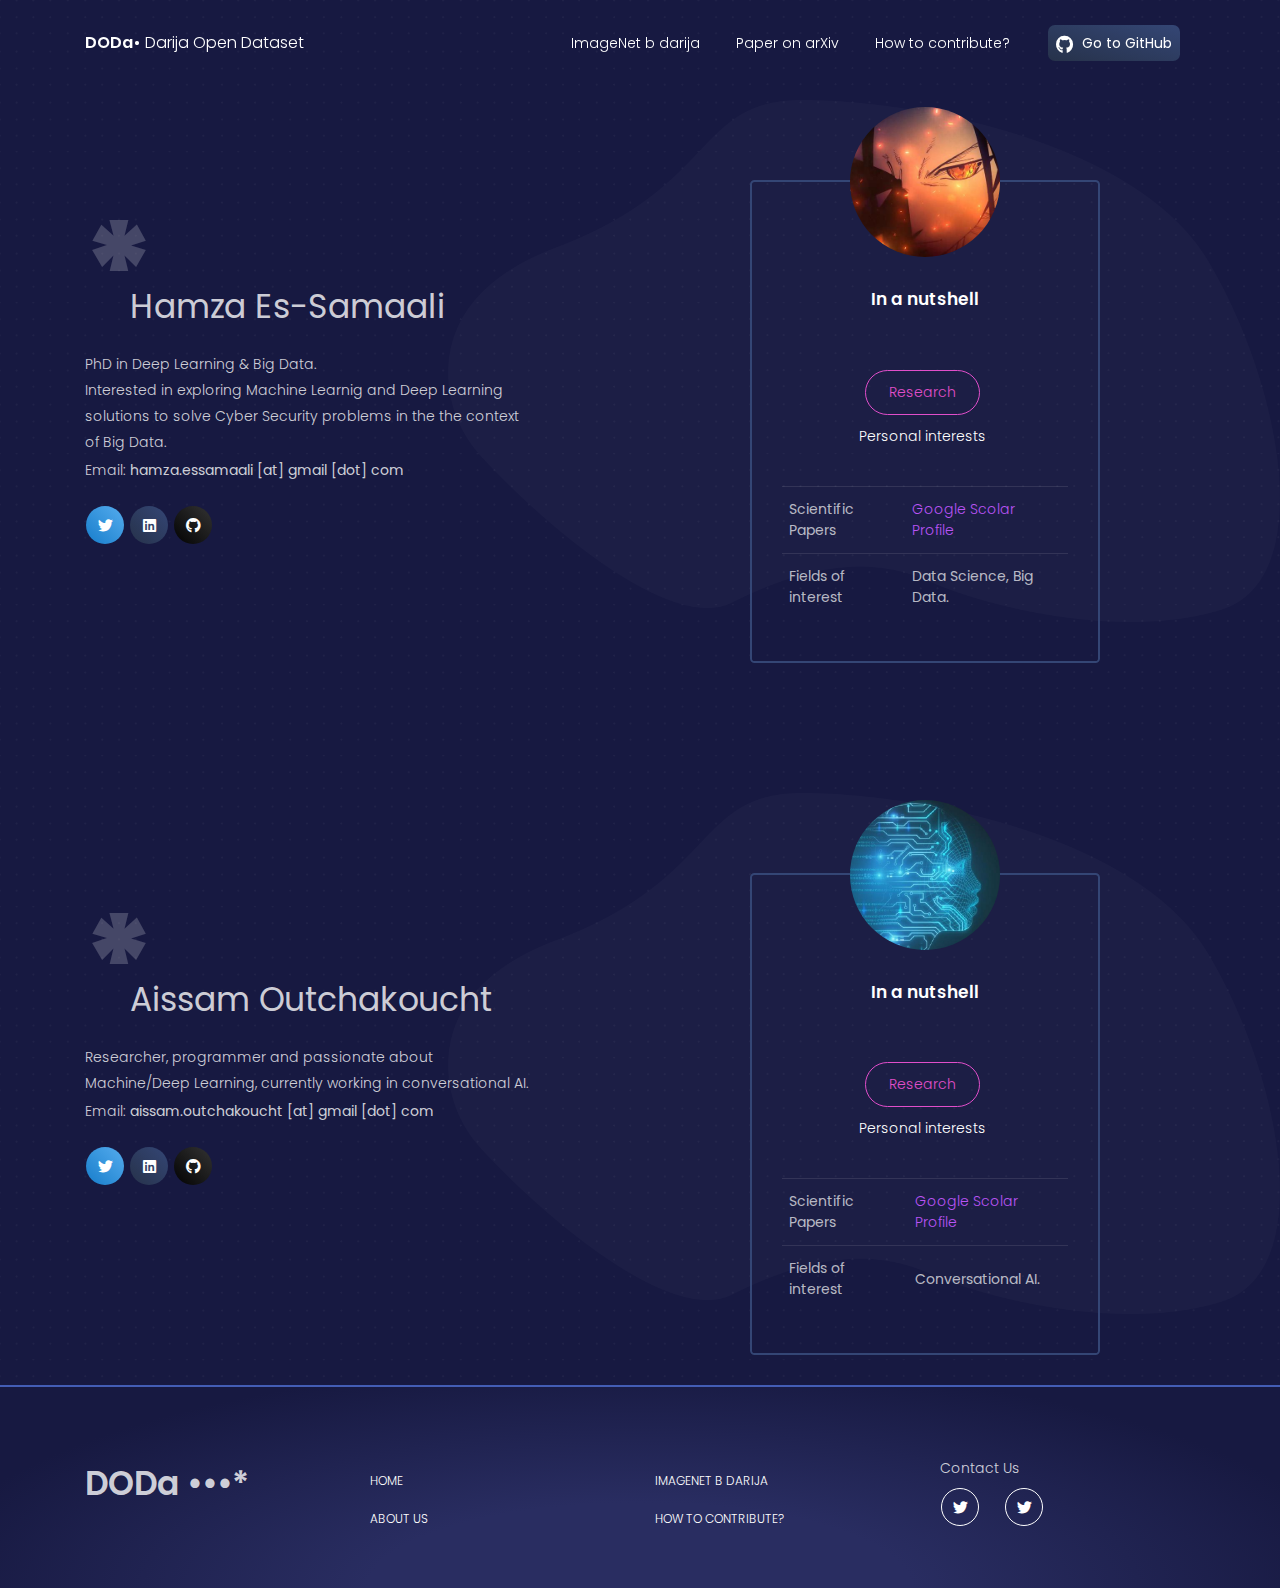
<file: examples/profile-page.html>
<!--
=========================================================
* BLK Design System- v1.0.0
=========================================================

* Product Page: https://www.creative-tim.com/product/blk-design-system
* Copyright 2019 Creative Tim (https://www.creative-tim.com)
* Licensed under MIT

* Coded by Creative Tim
* Template adapted to Darija Open Dataset by DODa team 2021

=========================================================

* The above copyright notice and this permission notice shall be included in all copies or substantial portions of the Software.
 -->
<!DOCTYPE html>
<html lang="en">

<head>
  <meta charset="utf-8" />
  <meta name="viewport" content="width=device-width, initial-scale=1, shrink-to-fit=no">
  <link rel="apple-touch-icon" sizes="76x76" href="../assets/img/apple-icon.png">
  <link rel="icon" type="image/png" href="../assets/img/favicon.png">
  <title>
    DODa• About Us
  </title>
  <!--     Fonts and icons     -->
  <link href="https://fonts.googleapis.com/css?family=Poppins:200,300,400,600,700,800" rel="stylesheet" />
  <link href="https://use.fontawesome.com/releases/v5.0.6/css/all.css" rel="stylesheet">
  <!-- Nucleo Icons -->
  <link href="../assets/css/nucleo-icons.css" rel="stylesheet" />
  <!-- CSS Files -->
  <link href="../assets/css/blk-design-system.css?v=1.0.0" rel="stylesheet" />
  <!-- CSS Just for demo purpose, don't include it in your project -->
  <link href="../assets/demo/demo.css" rel="stylesheet" />
</head>

<body class="profile-page">
  <!-- Navbar -->
  <nav class="navbar navbar-expand-lg fixed-top navbar-transparent " color-on-scroll="100">
    <div class="container">
      <div class="navbar-translate">
        <a class="navbar-brand" href="../index.html" rel="tooltip" title="Darija Open Dataset" data-placement="bottom">
          <span>DODa•</span> Darija Open Dataset
        </a>
        <button class="navbar-toggler navbar-toggler" type="button" data-toggle="collapse" data-target="#navigation" aria-controls="navigation-index" aria-expanded="false" aria-label="Toggle navigation">
          <span class="navbar-toggler-bar bar1"></span>
          <span class="navbar-toggler-bar bar2"></span>
          <span class="navbar-toggler-bar bar3"></span>
        </button>
      </div>
      <div class="collapse navbar-collapse justify-content-end" id="navigation">
        <ul class="navbar-nav">
          <li class="nav-item">
            <a class="nav-link" href="./imagenet.html">ImageNet b darija</a>
          </li>
          <li class="nav-item">
            <a class="nav-link" href="https://arxiv.org/abs/2103.09687">Paper on arXiv</a>
          </li>
          <li class="nav-item">
            <a class="nav-link" href="./tutorial.html">How to contribute?</a>
          </li>
          <li class="nav-item">
            <a class="nav-link btn btn-default d-none d-lg-block" href="https://github.com/darija-open-dataset/dataset/" onclick="scrollToDownload()">
              <i class="fab fa-github"></i> Go to GitHub
            </a>
          </li>
        </ul>
      </div>
    </div>
  </nav>
  <!-- End Navbar -->
  <div class="wrapper">

    <div class="page-header">
      <img src="../assets/img/dots.png" class="dots">
      <img src="../assets/img/path4.png" class="path">
      <div class="container align-items-center">
        <div class="row">
          <div class="col-lg-6 col-md-6">
            <h1 class="profile-title text-left">Hamza Es-Samaali</h1>
            <h5 class="text-on-back">*</h5>
            <p class="profile-description">PhD in Deep Learning & Big Data.<br>Interested in exploring Machine Learnig and Deep Learning solutions to solve Cyber Security problems in the the context of Big Data.</p>
            <p>Email: <b>hamza.essamaali [at] gmail [dot] com</b></p>
            <div class="btn-wrapper profile pt-3">
              <a target="_blank" href="https://twitter.com/SamaaliEs" class="btn btn-icon btn-twitter btn-round" data-toggle="tooltip" data-original-title="Twitter">
                <i class="fab fa-twitter"></i>
              </a>
              <a target="_blank" href="https://www.linkedin.com/in/hamza-es/" class="btn btn-icon btn-linkedin  btn-round" data-toggle="tooltip" data-original-title="LinkedIn">
                <i class="fab fa-linkedin"></i>
              </a>
              <a target="_blank" href="https://github.com/HaoES" class="btn btn-icon btn-github btn-round" data-toggle="tooltip" data-original-title="GitHub">
                <i class="fab fa-github"></i>
              </a>
            </div>
          </div>
          <div class="col-lg-4 col-md-6 ml-auto mr-auto">
            <div class="card card-coin card-plain">
              <div class="card-header">
                <img src="../assets/img/hamza.jpg" class="img-center img-fluid rounded-circle">
                <h4 class="title">In a nutshell</h4>
              </div>
              <div class="card-body">
                <ul class="nav nav-tabs nav-tabs-primary justify-content-center">
                  <li class="nav-item">
                    <a class="nav-link active" data-toggle="tab" href="#linkc">
                      Research
                    </a>
                  </li>
                  <li class="nav-item">
                    <a class="nav-link" data-toggle="tab" href="#linkb">
                      Personal interests
                    </a>
                  </li>
                </ul>
                <div class="tab-content tab-subcategories">
                  <div class="tab-pane active" id="linkc">
                    <div class="table-responsive">
                      <table class="table tablesorter " id="plain-table">

                        <tbody>
                          <tr>
                            <td>
                              Scientific Papers
                            </td>
                            <td>
                              <a href="https://scholar.google.com/citations?user=as7y3TAAAAAJ&hl=en">Google Scolar Profile</a>
                            </td>
                          </tr>
                          <tr>
                            <td>
                              Fields of interest
                            </td>
                            <td>
                              Data Science, Big Data.
                            </td>
                          </tr>
                        </tbody>
                      </table>
                    </div>
                  </div>
                  <div class="tab-pane" id="linkb">
                    <div class="table-responsive">
                      <table class="table tablesorter " id="plain-table">
                        <tbody>
                          <tr>
                            <td>
                              Programming : Python
                            </td>
                          </tr>
                          <tr>
                            <td>
                              Gaming : Dark souls
                            </td>
                          </tr>
                          <tr>
                            <td>
                              المراسلة و رمي الجلة
                            </td>
                          </tr>
                        </tbody>
                      </table>
                    </div>
                  </div>
                </div>
              </div>
            </div>
          </div>
        </div>
      </div>
    </div>

    <div class="page-header">
      <img src="../assets/img/dots.png" class="dots">
      <img src="../assets/img/path4.png" class="path">
      <div class="container align-items-center">
        <div class="row">
          <div class="col-lg-6 col-md-6">
            <h1 class="profile-title text-left">Aissam Outchakoucht</h1>
            <h5 class="text-on-back">*</h5>
            <p class="profile-description">Researcher, programmer and passionate about Machine/Deep Learning, currently working in conversational AI.</p>
            <p>Email: <b>aissam.outchakoucht [at] gmail [dot] com</b></p>
            <div class="btn-wrapper profile pt-3">
              <a target="_blank" href="https://twitter.com/aissam_out" class="btn btn-icon btn-twitter btn-round" data-toggle="tooltip" data-original-title="Twitter">
                <i class="fab fa-twitter"></i>
              </a>
              <a target="_blank" href="https://www.linkedin.com/in/aissam-outchakoucht/" class="btn btn-icon btn-linkedin  btn-round" data-toggle="tooltip" data-original-title="LinkedIn">
                <i class="fab fa-linkedin"></i>
              </a>
              <a target="_blank" href="https://github.com/aissam-out" class="btn btn-icon btn-github btn-round" data-toggle="tooltip" data-original-title="GitHub">
                <i class="fab fa-github"></i>
              </a>
            </div>
          </div>
          <div class="col-lg-4 col-md-6 ml-auto mr-auto">
            <div class="card card-coin card-plain">
              <div class="card-header">
                <img src="../assets/img/aissam.jpg" class="img-center img-fluid rounded-circle">
                <h4 class="title">In a nutshell</h4>
              </div>
              <div class="card-body">
                <ul class="nav nav-tabs nav-tabs-primary justify-content-center">
                  <li class="nav-item">
                    <a class="nav-link active" data-toggle="tab" href="#linka">
                      Research
                    </a>
                  </li>
                  <li class="nav-item">
                    <a class="nav-link" data-toggle="tab" href="#linkd">
                      Personal interests
                    </a>
                  </li>
                </ul>
                <div class="tab-content tab-subcategories">
                  <div class="tab-pane active" id="linka">
                    <div class="table-responsive">
                      <table class="table tablesorter " id="plain-table">

                        <tbody>
                          <tr>
                            <td>
                              Scientific Papers
                            </td>
                            <td>
                              <a href="https://scholar.google.com/citations?user=Py3xMSMAAAAJ&hl">Google Scolar Profile</a>
                            </td>
                          </tr>
                          <tr>
                            <td>
                              Fields of interest
                            </td>
                            <td>
                              Conversational AI.
                            </td>
                          </tr>
                        </tbody>
                      </table>
                    </div>
                  </div>
                  <div class="tab-pane" id="linkd">
                    <div class="table-responsive">
                      <table class="table tablesorter " id="plain-table">
                        <tbody>
                          <tr>
                            <td>
                              Voice assistants : Alexa, Google Home
                            </td>
                          </tr>
                          <tr>
                            <td>
                              Programming : Python.
                            </td>
                          </tr>
                          <tr>
                            <td>
                              المطالعة و جمع الطوابع البريدية
                            </td>
                          </tr>
                        </tbody>
                      </table>
                    </div>
                  </div>
                </div>
              </div>
            </div>
          </div>
        </div>
      </div>
    </div>

    <footer class="footer">
      <div class="container">
        <div class="row">
          <div class="col-md-3">
            <h1 class="title">DODa •••*</h1>
          </div>
          <div class="col-md-3">
            <ul class="nav">
              <li class="nav-item">
                <a href="../index.html" class="nav-link">
                  Home
                </a>
              </li>
              <li class="nav-item">
                <a href="./profile-page.html" class="nav-link">
                  About Us
                </a>
              </li>
            </ul>
          </div>
          <div class="col-md-3">
            <ul class="nav">
              <li class="nav-item">
                <a href="./imagenet.html" class="nav-link">
                  ImageNet b darija
                </a>
              </li>
              <li class="nav-item">
                <a href="./tutorial.html" class="nav-link">
                  How to contribute?
                </a>
              </li>
            </ul>
          </div>
          <div class="col-md-3">
            <div class="btn-wrapper profile">
              <br><p>Contact Us</p>
              <a target="_blank" href="https://twitter.com/SamaaliEs" class="btn btn-icon btn-neutral btn-round btn-simple" data-toggle="tooltip" data-original-title="Hamza">
                <i class="fab fa-twitter"></i>
              </a>&nbsp;&nbsp;&nbsp;&nbsp;&nbsp;
              <a target="_blank" href="https://twitter.com/aissam_out" class="btn btn-icon btn-neutral  btn-round btn-simple" data-toggle="tooltip" data-original-title="Aissam">
                <i class="fab fa-twitter"></i>
              </a>
            </div>
          </div>
        </div>
      </div>
    </footer>
  </div>
  <!--   Core JS Files   -->
  <script src="../assets/js/core/jquery.min.js" type="text/javascript"></script>
  <script src="../assets/js/core/popper.min.js" type="text/javascript"></script>
  <script src="../assets/js/core/bootstrap.min.js" type="text/javascript"></script>
  <script src="../assets/js/plugins/perfect-scrollbar.jquery.min.js"></script>
  <!--  Plugin for Switches, full documentation here: http://www.jque.re/plugins/version3/bootstrap.switch/ -->
  <script src="../assets/js/plugins/bootstrap-switch.js"></script>
  <!--  Plugin for the Sliders, full documentation here: http://refreshless.com/nouislider/ -->
  <script src="../assets/js/plugins/nouislider.min.js" type="text/javascript"></script>
  <!-- Chart JS -->
  <script src="../assets/js/plugins/chartjs.min.js"></script>
  <!--  Plugin for the DatePicker, full documentation here: https://github.com/uxsolutions/bootstrap-datepicker -->
  <script src="../assets/js/plugins/moment.min.js"></script>
  <script src="../assets/js/plugins/bootstrap-datetimepicker.js" type="text/javascript"></script>
  <!-- Black Dashboard DEMO methods, don't include it in your project! -->
  <script src="../assets/demo/demo.js"></script>
  <!-- Control Center for Black UI Kit: parallax effects, scripts for the example pages etc -->
  <script src="../assets/js/blk-design-system.min.js?v=1.0.0" type="text/javascript"></script>
</body>

</html>
</file>
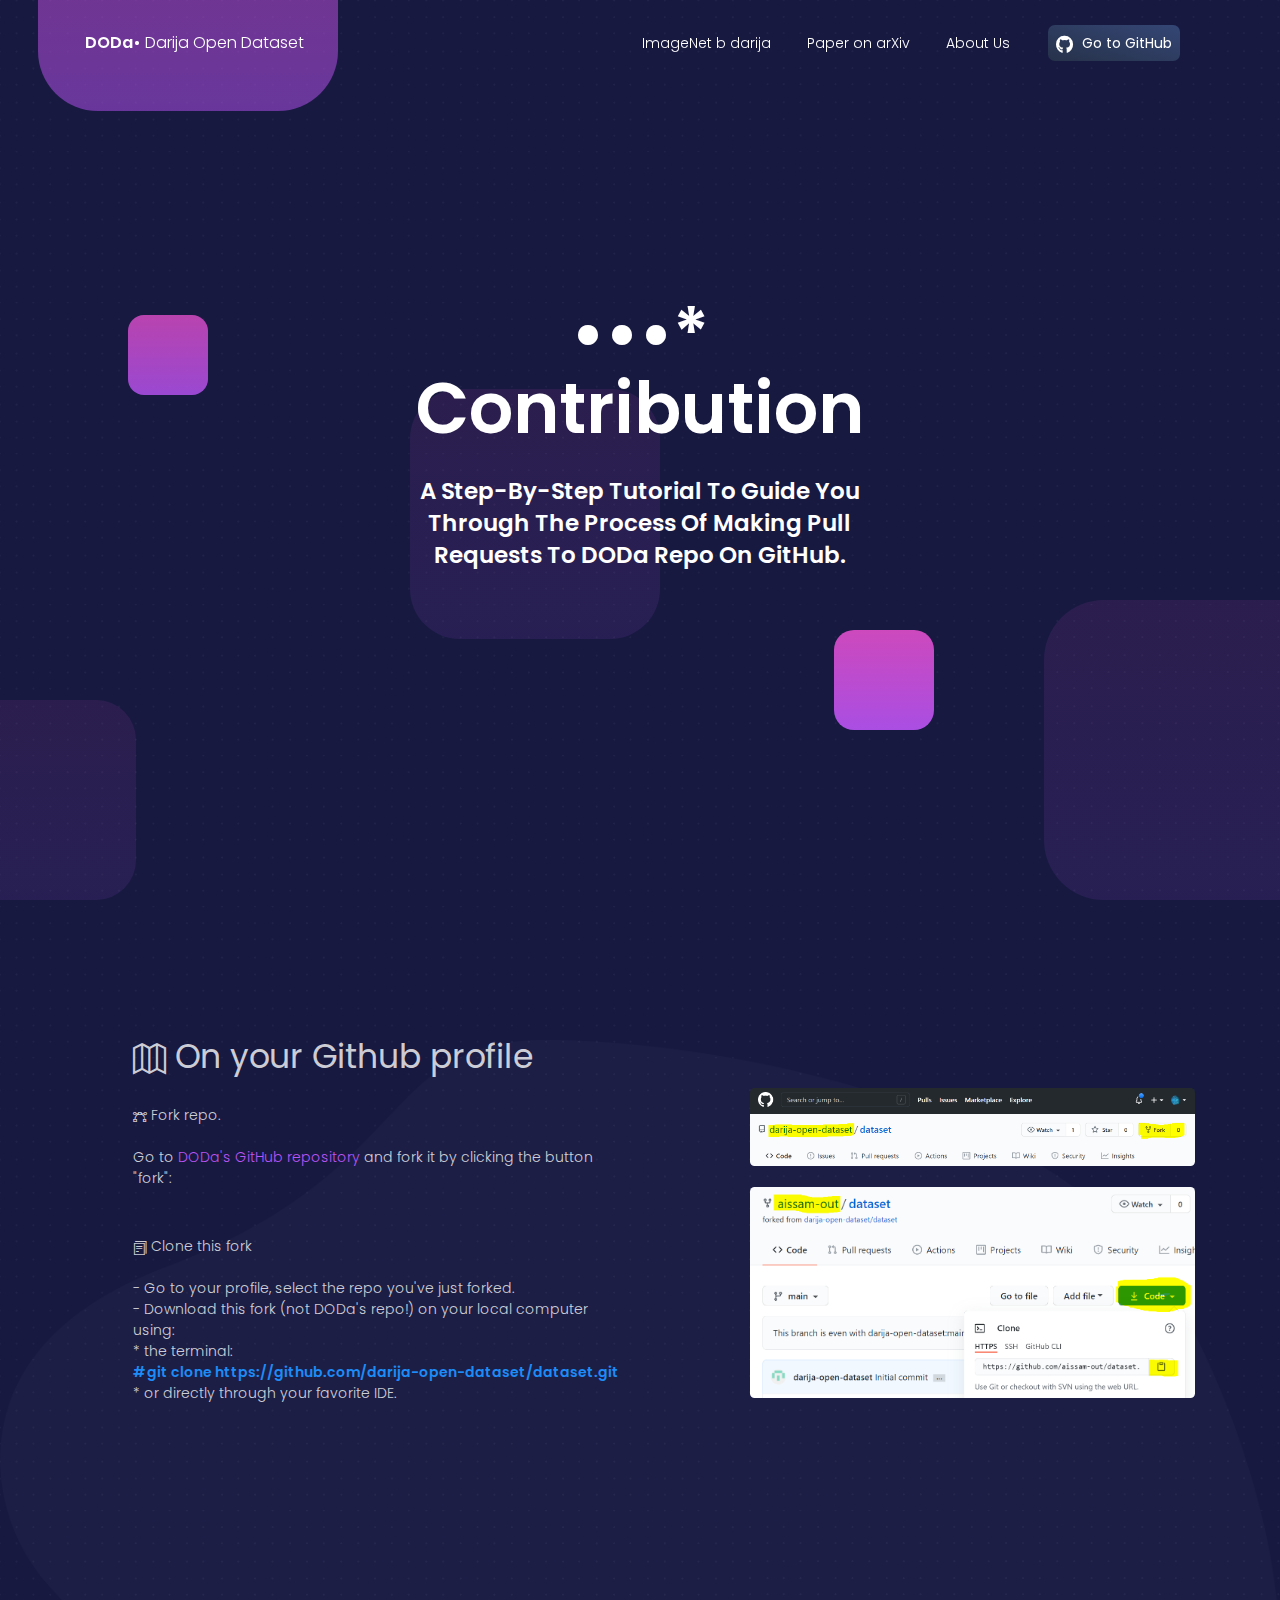
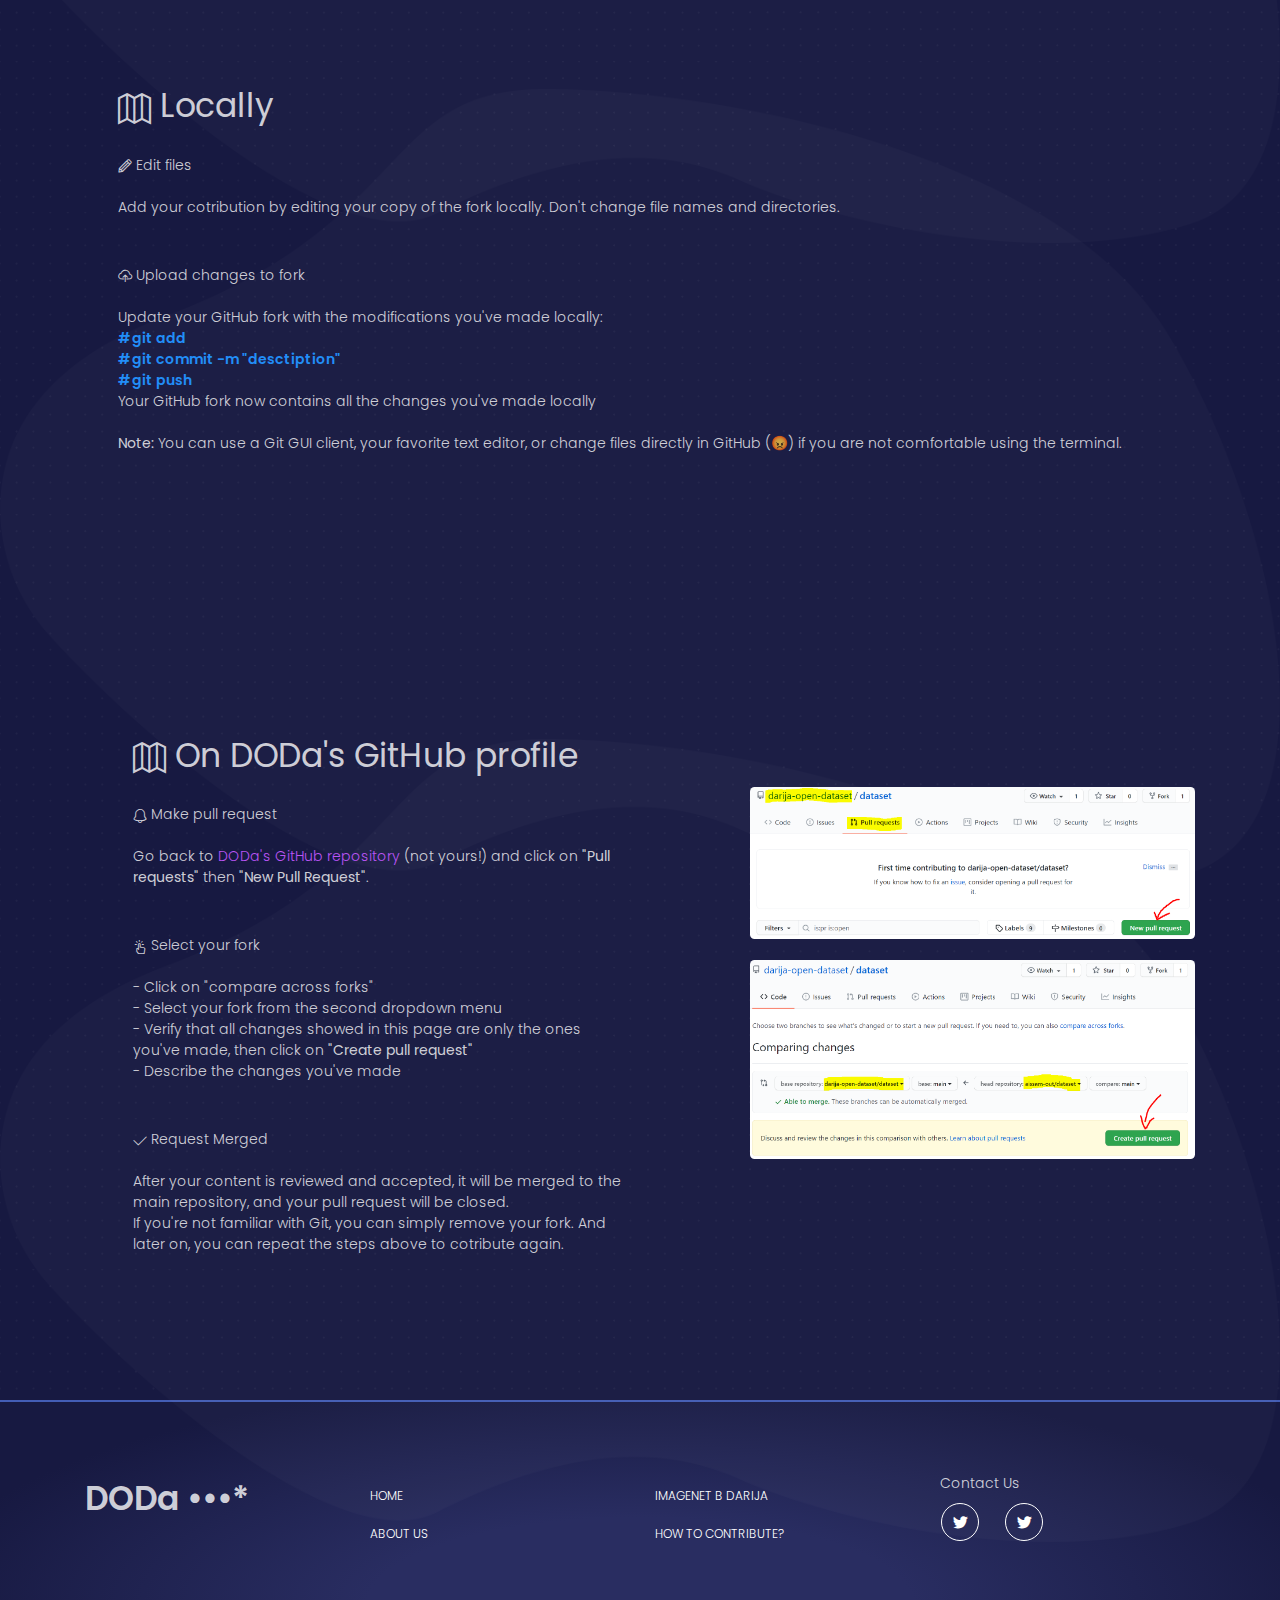
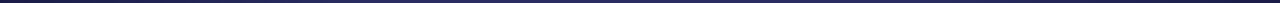
<file: examples/tutorial.html>
<!--
=========================================================
* BLK Design System- v1.0.0
=========================================================

* Product Page: https://www.creative-tim.com/product/blk-design-system
* Copyright 2019 Creative Tim (https://www.creative-tim.com)
* Licensed under MIT

* Coded by Creative Tim
* Template adapted to Darija Open Dataset by DODa team 2021

=========================================================

* The above copyright notice and this permission notice shall be included in all copies or substantial portions of the Software.
 -->

<!DOCTYPE html>
<html lang="en">

<head>
  <meta charset="utf-8" />
  <meta name="viewport" content="width=device-width, initial-scale=1, shrink-to-fit=no">
  <link rel="apple-touch-icon" sizes="76x76" href="../assets/img/apple-icon.png">
  <link rel="icon" type="image/png" href="../assets/img/favicon.png">
  <title>
    DODa• Tutorial
  </title>
  <!--     Fonts and icons     -->
  <link href="https://fonts.googleapis.com/css?family=Poppins:200,300,400,600,700,800" rel="stylesheet" />
  <link href="https://use.fontawesome.com/releases/v5.0.6/css/all.css" rel="stylesheet">
  <!-- Nucleo Icons -->
  <link href="../assets/css/nucleo-icons.css" rel="stylesheet" />
  <!-- CSS Files -->
  <link href="../assets/css/blk-design-system.css?v=1.0.0" rel="stylesheet" />
  <!-- CSS Just for demo purpose, don't include it in your project -->
  <link href="../assets/demo/demo.css" rel="stylesheet" />
</head>

<body class="index-page">
  <!-- Navbar -->
  <nav class="navbar navbar-expand-lg fixed-top navbar-transparent " color-on-scroll="100">
    <div class="container">
      <div class="navbar-translate">
        <a class="navbar-brand" href="../index.html" rel="tooltip" title="Darija Open Dataset" data-placement="bottom">
          <span>DODa•</span> Darija Open Dataset
        </a>
        <button class="navbar-toggler navbar-toggler" type="button" data-toggle="collapse" data-target="#navigation" aria-controls="navigation-index" aria-expanded="false" aria-label="Toggle navigation">
          <span class="navbar-toggler-bar bar1"></span>
          <span class="navbar-toggler-bar bar2"></span>
          <span class="navbar-toggler-bar bar3"></span>
        </button>
      </div>
      <div class="collapse navbar-collapse justify-content-end" id="navigation">
        <ul class="navbar-nav">
          <li class="nav-item">
            <a class="nav-link" href="./imagenet.html">ImageNet b darija</a>
          </li>
          <li class="nav-item">
            <a class="nav-link" href="https://arxiv.org/abs/2103.09687">Paper on arXiv</a>
          </li>
          <li class="nav-item">
            <a class="nav-link" href="./profile-page.html">About Us</a>
          </li>
          <li class="nav-item">
            <a class="nav-link btn btn-default d-none d-lg-block" href="https://github.com/darija-open-dataset/dataset/" onclick="scrollToDownload()">
              <i class="fab fa-github"></i> Go to GitHub
            </a>
          </li>
        </ul>
      </div>
    </div>
  </nav>
  <!-- End Navbar -->
  <div class="wrapper">
    <div class="page-header header-filter">
      <div class="squares square1"></div>
      <div class="squares square3"></div>
      <div class="squares square4"></div>
      <div class="squares square5"></div>
      <div class="squares square6"></div>
      <div class="squares square7"></div>
      <div class="container">
        <div class="content-center brand">
          <h1 class="h1-seo">•••* Contribution</h1>
          <h3>A step-by-step tutorial to guide you through the process of making Pull Requests to DODa repo on GitHub.
          </h3>
        </div>
      </div>
    </div>


    <section class="section section-lg">
      <section class="section">
        <img src="../assets/img/path4.png" class="path">
        <div class="container">
          <div class="row row-grid justify-content-between">
            <div class="col-md-6">
              <div class="pl-md-5">
                <h1><i class="tim-icons icon-map-big"></i> On your Github profile</h1>
                <p><i class="tim-icons icon-vector"></i> Fork repo.<br><br>
                   Go to <a href="https://github.com/darija-open-dataset/dataset">DODa's GitHub repository</a> and fork it by clicking
                   the button "fork":
                </p>
                <br><br>
                <p><i class="tim-icons icon-single-copy-04"></i> Clone this fork<br><br>
                  - Go to your profile, select the repo you've just forked.<br>
                  - Download this fork (not DODa's repo!) on your local computer using:<br>
                    * the terminal: <br>
                    <a class="font-weight-bold text-info mt-5">#git clone https://github.com/darija-open-dataset/dataset.git</a><br>
                    * or directly through your favorite IDE.
                </p>
              </div>
            </div>
            <div class="col-md-5 mt-lg-5">
              <img src="../assets/img/fork.PNG" class="img-fluid"><br><br>
              <img src="../assets/img/clone.PNG" class="img-fluid">
            </div>
          </div>
        </div>
      </section>
    </section>

    <section class="section section-lg">
      <section class="section">
        <img src="../assets/img/path4.png" class="path">
        <div class="container">
          <div class="row row-grid justify-content-between">
              <div class="pl-md-5">
                <h1><i class="tim-icons icon-map-big"></i> Locally</h1>
                <p><i class="tim-icons icon-pencil"></i> Edit files<br><br>
                  Add your cotribution by editing your copy of the fork locally. Don't change file names and directories.
                </p>
                <br><br>
                <p><i class="tim-icons icon-cloud-upload-94"></i> Upload changes to fork<br><br>
                  Update your GitHub fork with the modifications you've made locally:<br>
                  <a class="font-weight-bold text-info mt-5">#git add</a><br>
                  <a class="font-weight-bold text-info mt-5">#git commit -m "desctiption"</a><br>
                  <a class="font-weight-bold text-info mt-5">#git push</a><br>
                  Your GitHub fork now contains all the changes you've made locally<br><br>
                  <b>Note:</b> You can use a Git GUI client, your favorite text editor, or change files directly in
                  GitHub (😡) if you are not comfortable using the terminal.
                </p>
              </div>
          </div>
        </div>
      </section>
    </section>

    <section class="section section-lg">
      <section class="section">
        <img src="../assets/img/path4.png" class="path">
        <div class="container">
          <div class="row row-grid justify-content-between">
            <div class="col-md-6">
              <div class="pl-md-5">
                <h1><i class="tim-icons icon-map-big"></i> On DODa's GitHub profile</h1>
                <p><i class="tim-icons icon-bell-55"></i> Make pull request<br><br>
                  Go back to <a href="https://github.com/darija-open-dataset/dataset">DODa's GitHub repository</a>
                  (not yours!) and click on <b>"Pull requests"</b> then <b>"New Pull Request"</b>.
                </p>
                <br><br>
                <p><i class="tim-icons icon-tap-02"></i> Select your fork<br><br>
                  - Click on "compare across forks"<br>
                  - Select your fork from the second dropdown menu<br>
                  - Verify that all changes showed in this page are only the ones you've made, then click on
                  <b>"Create pull request"</b><br>
                  - Describe the changes you've made
                </p>
                <br><br>
                <p><i class="tim-icons icon-check-2"></i> Request Merged <br><br>
                  After your content is reviewed and accepted, it will be merged to the main repository,
                  and your pull request will be closed.<br>
                  If you're not familiar with Git, you can simply remove your fork. And later on, you can repeat the steps above to cotribute again.
                </p>
              </div>
            </div>
            <div class="col-md-5 mt-lg-5">
              <img src="../assets/img/prequ.PNG" class="img-fluid"><br><br>
              <img src="../assets/img/prequ2.PNG" class="img-fluid">
            </div>
          </div>
        </div>
      </section>
    </section>

    <footer class="footer">
      <div class="container">
        <div class="row">
          <div class="col-md-3">
            <h1 class="title">DODa •••*</h1>
          </div>
          <div class="col-md-3">
            <ul class="nav">
              <li class="nav-item">
                <a href="../index.html" class="nav-link">
                  Home
                </a>
              </li>
              <li class="nav-item">
                <a href="./profile-page.html" class="nav-link">
                  About Us
                </a>
              </li>
            </ul>
          </div>
          <div class="col-md-3">
            <ul class="nav">
              <li class="nav-item">
                <a href="./imagenet.html" class="nav-link">
                  ImageNet b darija
                </a>
              </li>
              <li class="nav-item">
                <a href="./tutorial.html" class="nav-link">
                  How to contribute?
                </a>
              </li>
            </ul>
          </div>
          <div class="col-md-3">
            <div class="btn-wrapper profile">
              <br><p>Contact Us</p>
              <a target="_blank" href="https://twitter.com/SamaaliEs" class="btn btn-icon btn-neutral btn-round btn-simple" data-toggle="tooltip" data-original-title="Hamza">
                <i class="fab fa-twitter"></i>
              </a>&nbsp;&nbsp;&nbsp;&nbsp;&nbsp;
              <a target="_blank" href="https://twitter.com/aissam_out" class="btn btn-icon btn-neutral  btn-round btn-simple" data-toggle="tooltip" data-original-title="Aissam">
                <i class="fab fa-twitter"></i>
              </a>
            </div>
          </div>
        </div>
      </div>
    </footer>
  </div>
  <!--   Core JS Files   -->
  <script src="../assets/js/core/jquery.min.js" type="text/javascript"></script>
  <script src="../assets/js/core/popper.min.js" type="text/javascript"></script>
  <script src="../assets/js/core/bootstrap.min.js" type="text/javascript"></script>
  <script src="../assets/js/plugins/perfect-scrollbar.jquery.min.js"></script>
  <!--  Plugin for Switches, full documentation here: http://www.jque.re/plugins/version3/bootstrap.switch/ -->
  <script src="../assets/js/plugins/bootstrap-switch.js"></script>
  <!--  Plugin for the Sliders, full documentation here: http://refreshless.com/nouislider/ -->
  <script src="../assets/js/plugins/nouislider.min.js" type="text/javascript"></script>
  <!-- Chart JS -->
  <script src="../assets/js/plugins/chartjs.min.js"></script>
  <!--  Plugin for the DatePicker, full documentation here: https://github.com/uxsolutions/bootstrap-datepicker -->
  <script src="../assets/js/plugins/moment.min.js"></script>
  <script src="../assets/js/plugins/bootstrap-datetimepicker.js" type="text/javascript"></script>
  <!-- Black Dashboard DEMO methods, don't include it in your project! -->
  <script src="../assets/demo/demo.js"></script>
  <!-- Control Center for Black UI Kit: parallax effects, scripts for the example pages etc -->
  <script src="../assets/js/blk-design-system.min.js?v=1.0.0" type="text/javascript"></script>
  <script>
    $(document).ready(function() {
      blackKit.initDatePicker();
      blackKit.initSliders();
    });

    function scrollToDownload() {

      if ($('.section-download').length != 0) {
        $("html, body").animate({
          scrollTop: $('.section-download').offset().top
        }, 1000);
      }
    }
  </script>
</body>

</html>
</file>
<file: assets/css/nucleo-icons.css>
/* --------------------------------

Nucleo Outline Web Font - nucleoapp.com/
License - nucleoapp.com/license/
Created using IcoMoon - icomoon.io

-------------------------------- */

@font-face {
  font-family: 'Nucleo';
  src: url('../fonts/nucleo.eot');
  src: url('../fonts/nucleo.eot') format('embedded-opentype'), url('../fonts/nucleo.woff2') format('woff2'), url('../fonts/nucleo.woff') format('woff'), url('../fonts/nucleo.ttf') format('truetype'), url('../fonts/nucleo.svg') format('svg');
  font-weight: normal;
  font-style: normal;
}

/*------------------------
	base class definition
-------------------------*/

.tim-icons {
  display: inline-block;
  font: normal normal normal 1em/1 'Nucleo';
  vertical-align: middle;
  speak: none;
  text-transform: none;
  /* Better Font Rendering */
  -webkit-font-smoothing: antialiased;
  -moz-osx-font-smoothing: grayscale;
}

.font-icon-detail {
  text-align: center;
  padding: 45px 0 30px;
  border: 1px solid #e44cc4;
  border-radius: .1875rem;
  margin: 15px 0;
  min-height: 168px;
}

.font-icon-detail i {
  color: #FFFFFF;
  font-size: 1.5em;
}

.font-icon-detail p {
  color: #e44cc4 !important;
  margin-top: 30px;
  padding: 0 10px;
  font-size: .7142em;
}

/*------------------------
  change icon size
-------------------------*/

.tim-icons-sm {
  font-size: 0.8em;
}

.tim-icons-lg {
  font-size: 1.2em;
}

/* absolute units */

.tim-icons-16 {
  font-size: 16px;
}

.tim-icons-32 {
  font-size: 32px;
}

/*----------------------------------
  add a square/circle background
-----------------------------------*/

.tim-icons-bg-square,
.tim-icons-bg-circle {
  padding: 0.35em;
}

.tim-icons-bg-circle {
  border-radius: 50%;
}

/*------------------------
  list icons
-------------------------*/

/*------------------------
  spinning icons
-------------------------*/

.tim-icons-is-spinning {
  -webkit-animation: tim-icons-spin 2s infinite linear;
  -moz-animation: tim-icons-spin 2s infinite linear;
  animation: tim-icons-spin 2s infinite linear;
}

@-webkit-keyframes tim-icons-spin {
  0% {
    -webkit-transform: rotate(0deg);
  }
  100% {
    -webkit-transform: rotate(360deg);
  }
}

@-moz-keyframes tim-icons-spin {
  0% {
    -moz-transform: rotate(0deg);
  }
  100% {
    -moz-transform: rotate(360deg);
  }
}

@keyframes tim-icons-spin {
  0% {
    -webkit-transform: rotate(0deg);
    -moz-transform: rotate(0deg);
    -ms-transform: rotate(0deg);
    -o-transform: rotate(0deg);
    transform: rotate(0deg);
  }
  100% {
    -webkit-transform: rotate(360deg);
    -moz-transform: rotate(360deg);
    -ms-transform: rotate(360deg);
    -o-transform: rotate(360deg);
    transform: rotate(360deg);
  }
}

/*------------------------
  rotated/flipped icons
-------------------------*/

/*------------------------
	icons
-------------------------*/

.icon-alert-circle-exc::before {
  content: "\ea02";
}

.icon-align-center::before {
  content: "\ea03";
}

.icon-align-left-2::before {
  content: "\ea04";
}

.icon-app::before {
  content: "\ea05";
}

.icon-atom::before {
  content: "\ea06";
}

.icon-attach-87::before {
  content: "\ea07";
}

.icon-badge::before {
  content: "\ea08";
}

.icon-bag-16::before {
  content: "\ea09";
}

.icon-bank::before {
  content: "\ea0a";
}

.icon-basket-simple::before {
  content: "\ea0b";
}

.icon-bell-55::before {
  content: "\ea0c";
}

.icon-bold::before {
  content: "\ea0d";
}

.icon-book-bookmark::before {
  content: "\ea0e";
}

.icon-bulb-63::before {
  content: "\ea0f";
}

.icon-bullet-list-67::before {
  content: "\ea10";
}

.icon-bus-front-12::before {
  content: "\ea11";
}

.icon-button-pause::before {
  content: "\ea12";
}

.icon-button-power::before {
  content: "\ea13";
}

.icon-calendar-60::before {
  content: "\ea14";
}

.icon-camera-18::before {
  content: "\ea15";
}

.icon-caps-small::before {
  content: "\ea16";
}

.icon-cart::before {
  content: "\ea17";
}

.icon-chart-bar-32::before {
  content: "\ea18";
}

.icon-chart-pie-36::before {
  content: "\ea19";
}

.icon-chat-33::before {
  content: "\ea1a";
}

.icon-check-2::before {
  content: "\ea1b";
}

.icon-cloud-download-93::before {
  content: "\ea1c";
}

.icon-cloud-upload-94::before {
  content: "\ea1d";
}

.icon-coins::before {
  content: "\ea1e";
}

.icon-compass-05::before {
  content: "\ea1f";
}

.icon-controller::before {
  content: "\ea20";
}

.icon-credit-card::before {
  content: "\ea21";
}

.icon-delivery-fast::before {
  content: "\ea22";
}

.icon-double-left::before {
  content: "\ea23";
}

.icon-double-right::before {
  content: "\ea24";
}

.icon-email-85::before {
  content: "\ea25";
}

.icon-gift-2::before {
  content: "\ea26";
}

.icon-globe-2::before {
  content: "\ea27";
}

.icon-headphones::before {
  content: "\ea28";
}

.icon-heart-2::before {
  content: "\ea29";
}

.icon-html5::before {
  content: "\ea2a";
}

.icon-image-02::before {
  content: "\ea2b";
}

.icon-istanbul::before {
  content: "\ea2c";
}

.icon-key-25::before {
  content: "\ea2d";
}

.icon-laptop::before {
  content: "\ea2e";
}

.icon-light-3::before {
  content: "\ea2f";
}

.icon-link-72::before {
  content: "\ea30";
}

.icon-lock-circle::before {
  content: "\ea31";
}

.icon-map-big::before {
  content: "\ea32";
}

.icon-minimal-down::before {
  content: "\ea33";
}

.icon-minimal-left::before {
  content: "\ea34";
}

.icon-minimal-right::before {
  content: "\ea35";
}

.icon-minimal-up::before {
  content: "\ea36";
}

.icon-mobile::before {
  content: "\ea37";
}

.icon-molecule-40::before {
  content: "\ea38";
}

.icon-money-coins::before {
  content: "\ea39";
}

.icon-notes::before {
  content: "\ea3a";
}

.icon-palette::before {
  content: "\ea3b";
}

.icon-paper::before {
  content: "\ea3c";
}

.icon-pencil::before {
  content: "\ea3d";
}

.icon-pin::before {
  content: "\ea3e";
}

.icon-planet::before {
  content: "\ea3f";
}

.icon-puzzle-10::before {
  content: "\ea40";
}

.icon-satisfied::before {
  content: "\ea41";
}

.icon-scissors::before {
  content: "\ea42";
}

.icon-send::before {
  content: "\ea43";
}

.icon-settings-gear-63::before {
  content: "\ea44";
}

.icon-settings::before {
  content: "\ea45";
}

.icon-simple-add::before {
  content: "\ea46";
}

.icon-simple-delete::before {
  content: "\ea47";
}

.icon-simple-remove::before {
  content: "\ea48";
}

.icon-single-02::before {
  content: "\ea49";
}

.icon-single-copy-04::before {
  content: "\ea4a";
}

.icon-sound-wave::before {
  content: "\ea4b";
}

.icon-spaceship::before {
  content: "\ea4c";
}

.icon-square-pin::before {
  content: "\ea4d";
}

.icon-support-17::before {
  content: "\ea4e";
}

.icon-tablet-2::before {
  content: "\ea4f";
}

.icon-tag::before {
  content: "\ea50";
}

.icon-tap-02::before {
  content: "\ea51";
}

.icon-tie-bow::before {
  content: "\ea52";
}

.icon-time-alarm::before {
  content: "\ea53";
}

.icon-trash-simple::before {
  content: "\ea54";
}

.icon-triangle-right-17::before {
  content: "\ea55";
}

.icon-trophy::before {
  content: "\ea56";
}

.icon-tv-2::before {
  content: "\ea57";
}

.icon-upload::before {
  content: "\ea58";
}

.icon-user-run::before {
  content: "\ea59";
}

.icon-vector::before {
  content: "\ea5a";
}

.icon-video-66::before {
  content: "\ea5b";
}

.icon-volume-98::before {
  content: "\ea5c";
}

.icon-wallet-43::before {
  content: "\ea5d";
}

.icon-watch-time::before {
  content: "\ea5e";
}

.icon-wifi::before {
  content: "\ea5f";
}

.icon-world::before {
  content: "\ea60";
}

.icon-zoom-split::before {
  content: "\ea61";
}

.icon-refresh-01::before {
  content: "\ea62";
}

.icon-refresh-02::before {
  content: "\ea63";
}

.icon-shape-star::before {
  content: "\ea64";
}

.icon-components::before {
  content: "\ea65";
}
</file>
